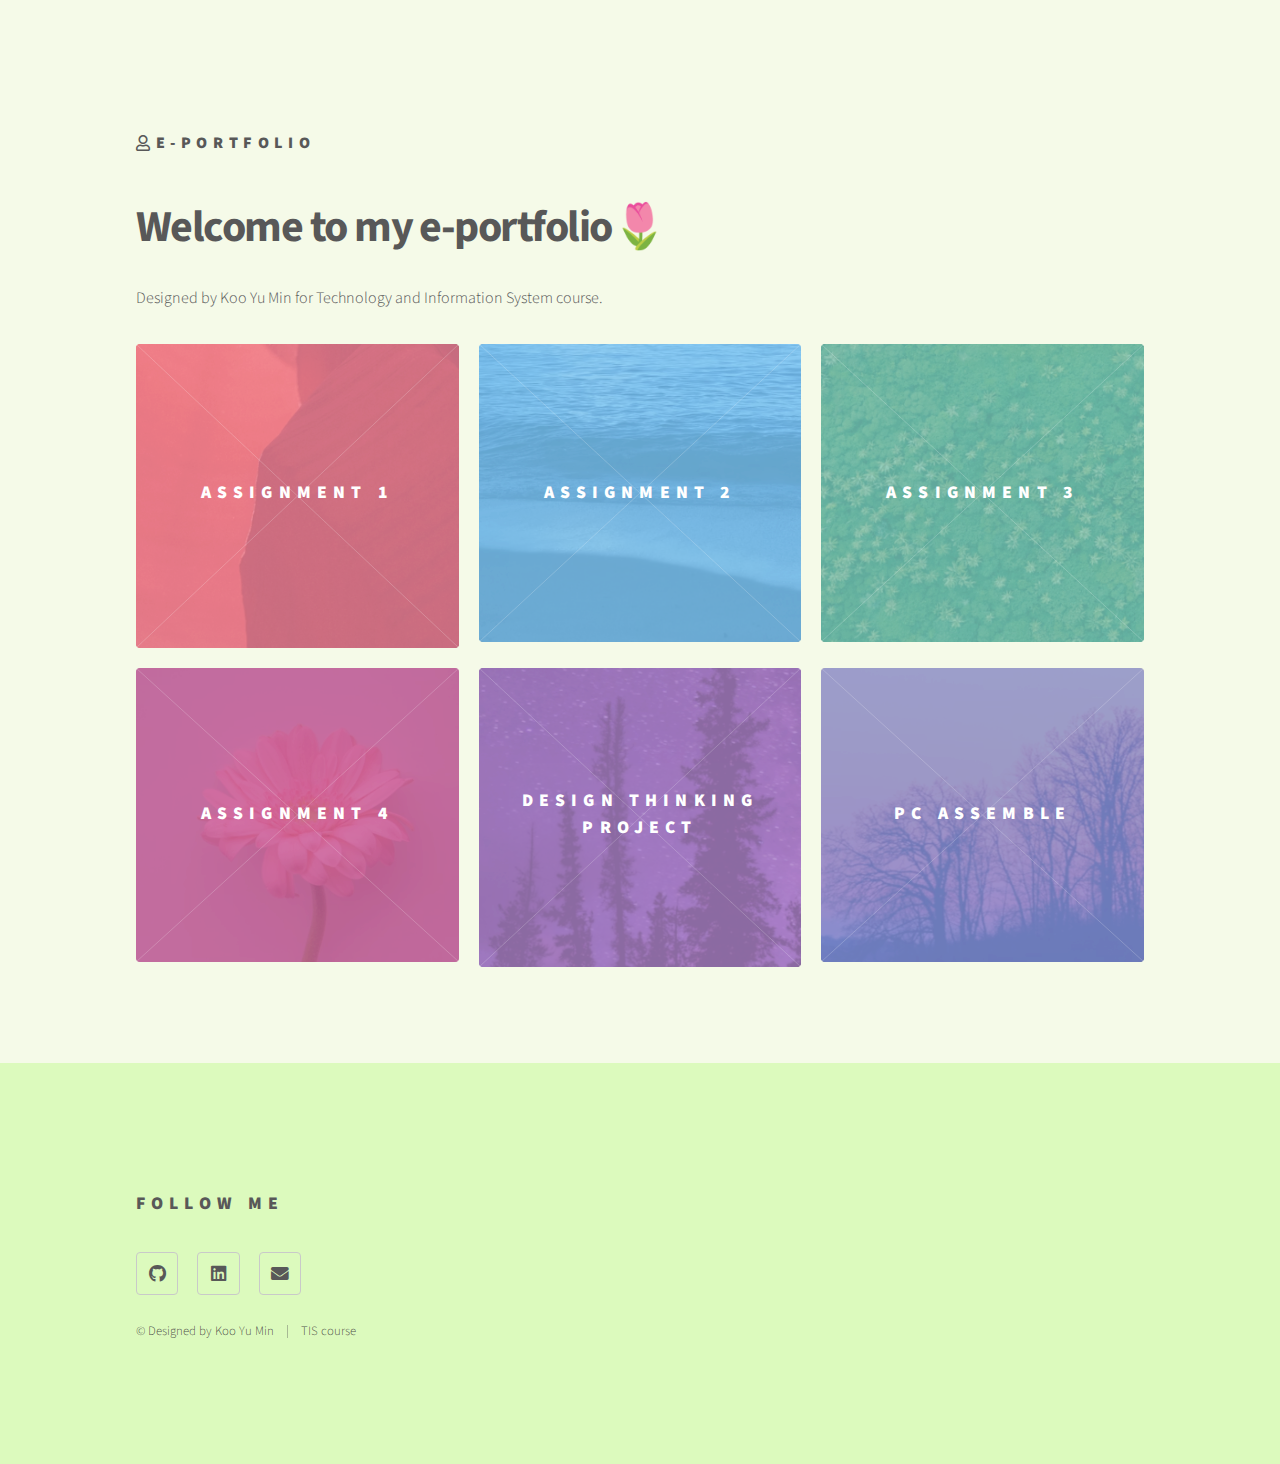
<file: index.html>
<!DOCTYPE HTML>
<!--
	Phantom by HTML5 UP
	html5up.net | @ajlkn
	Free for personal and commercial use under the CCA 3.0 license (html5up.net/license)
-->
<html>
	<head>
		<title>Phantom by HTML5 UP</title>
		<meta charset="utf-8" />
		<meta name="viewport" content="width=device-width, initial-scale=1, user-scalable=no" />
		<link rel="stylesheet" href="assets/css/main.css" />
		<noscript><link rel="stylesheet" href="assets/css/noscript.css" /></noscript>
	</head>
	<body class="is-preload">
		<!-- Wrapper -->
			<div id="wrapper">

				<!-- Header -->
					<header id="header">
						<div class="inner">

							<!-- Logo -->
								<a href="index.html" class="logo">
									<span class="icon fa-user"></span><span class="title">e-portfolio</span>
								</a>

							
						</div>
					</header>

				

				<!-- Main -->
					<div id="main">
						<div class="inner">
							<header>
								<h1>Welcome to my e-portfolio🌷</h1>
								<p>Designed by Koo Yu Min for Technology and Information System course.</p>
							</header>
							<section class="tiles">
								<article class="style1">
									<span class="image">
										<img src="images/pic1.png" alt="" />
									</span>
									<a href="assig1.html">
										<h2>Assignment 1</h2>
										<div class="content">
											<p>Industrial Visit 1 - UTMdigital visit</p>
										</div>
									</a>
								</article>
								<article class="style2">
									<span class="image">
										<img src="images/pic2.png" alt="" />
									</span>
									<a href="assig2.html">
										<h2>Assignment 2</h2>
										<div class="content">
											<p>Industrial Talk 1 - PPG</p>
										</div>
									</a>
								</article>
								<article class="style3">
									<span class="image">
										<img src="images/pic.png" alt="" />
									</span>
									<a href="assig3.html">
										<h2>Assignment 3</h2>
										<div class="content">
											<p>Industrial Talk 2 - Project Management and System Development</p>
										</div>
									</a>
								</article>
								<article class="style4">
									<span class="image">
										<img src="images/pic3.png" alt="" />
									</span>
									<a href="assig4.html">
										<h2>Assignment 4</h2>
										<div class="content">
											<p>Industrial Visit 2 - Johor Port Berhad, Pasir Gudang </p>
										</div>
									</a>
								</article>
								<article class="style5">
									<span class="image">
										<img src="images/pic4.png" alt="" />
									</span>
									<a href="project.html">
										<h2>Design Thinking Project</h2>
										<div class="content">
											<p>Bus Tracking System</p>
										</div>
									</a>
								</article>
								<article class="style6">
									<span class="image">
										<img src="images/pic5.png" alt="" />
									</span>
									<a href="pc.html">
										<h2>PC Assemble</h2>
										<div class="content">
											<p>Lab and Quiz</p>
										</div>
									</a>
								</article>
								
								
								
							</section>
						</div>
					</div>

				<!-- Footer -->
					<footer id="footer">
						<div class="inner">
						
								
							<section>
								<h2>Follow Me</h2>
								<ul class="icons">
									
									<li><a href="#" class="icon brands style2 fa-github"><span class="label">Phone</span></a></li>
						
									<li><a href="#" class="icon brands style2 fa-linkedin"><span class="label">Phone</span></a></li>
									<li><a href="#" class="icon solid style2 fa-envelope"><span class="label">Email</span></a></li>
								</ul>
							</section>
							<ul class="copyright">
								<li>&copy; Designed by Koo Yu Min</li><li>TIS course</li>
							</ul>
						</div>
					</footer>

			</div>

		<!-- Scripts -->
			<script src="assets/js/jquery.min.js"></script>
			<script src="assets/js/browser.min.js"></script>
			<script src="assets/js/breakpoints.min.js"></script>
			<script src="assets/js/util.js"></script>
			<script src="assets/js/main.js"></script>

	</body>
</html>
</file>
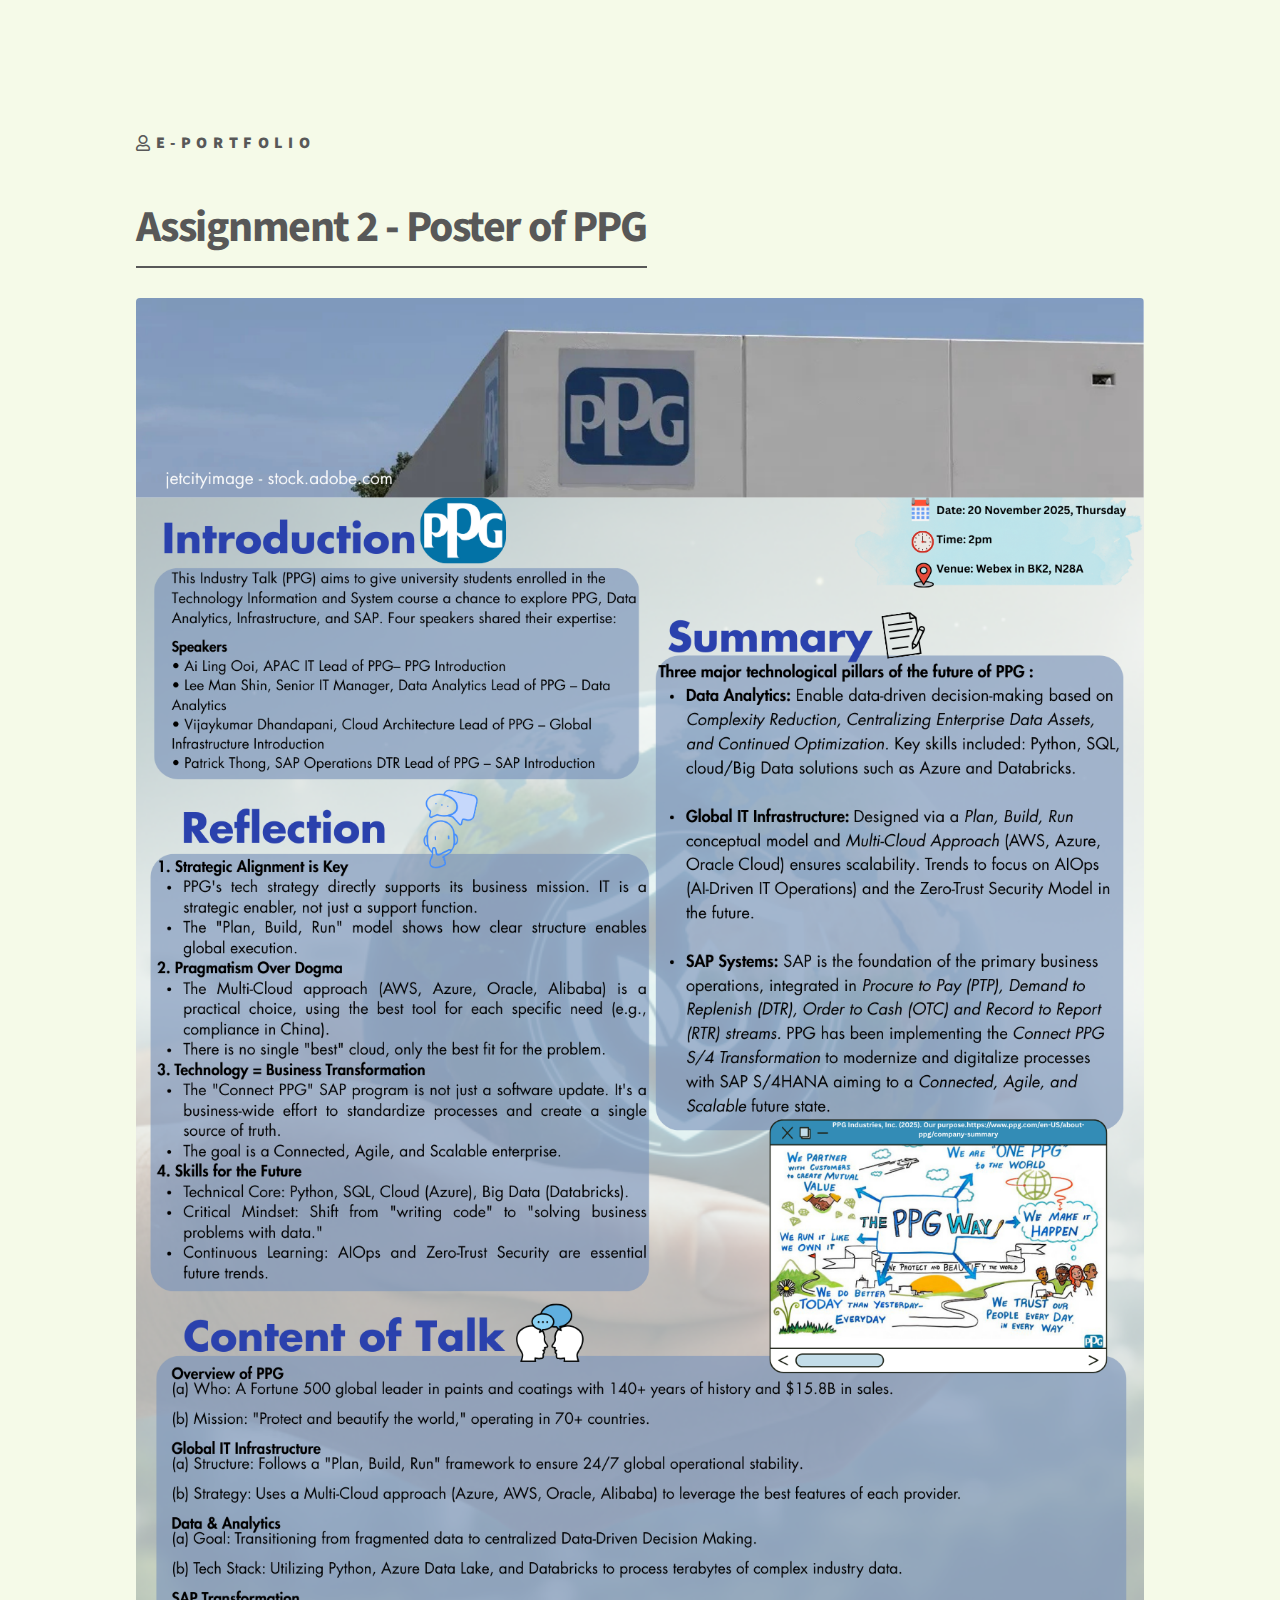
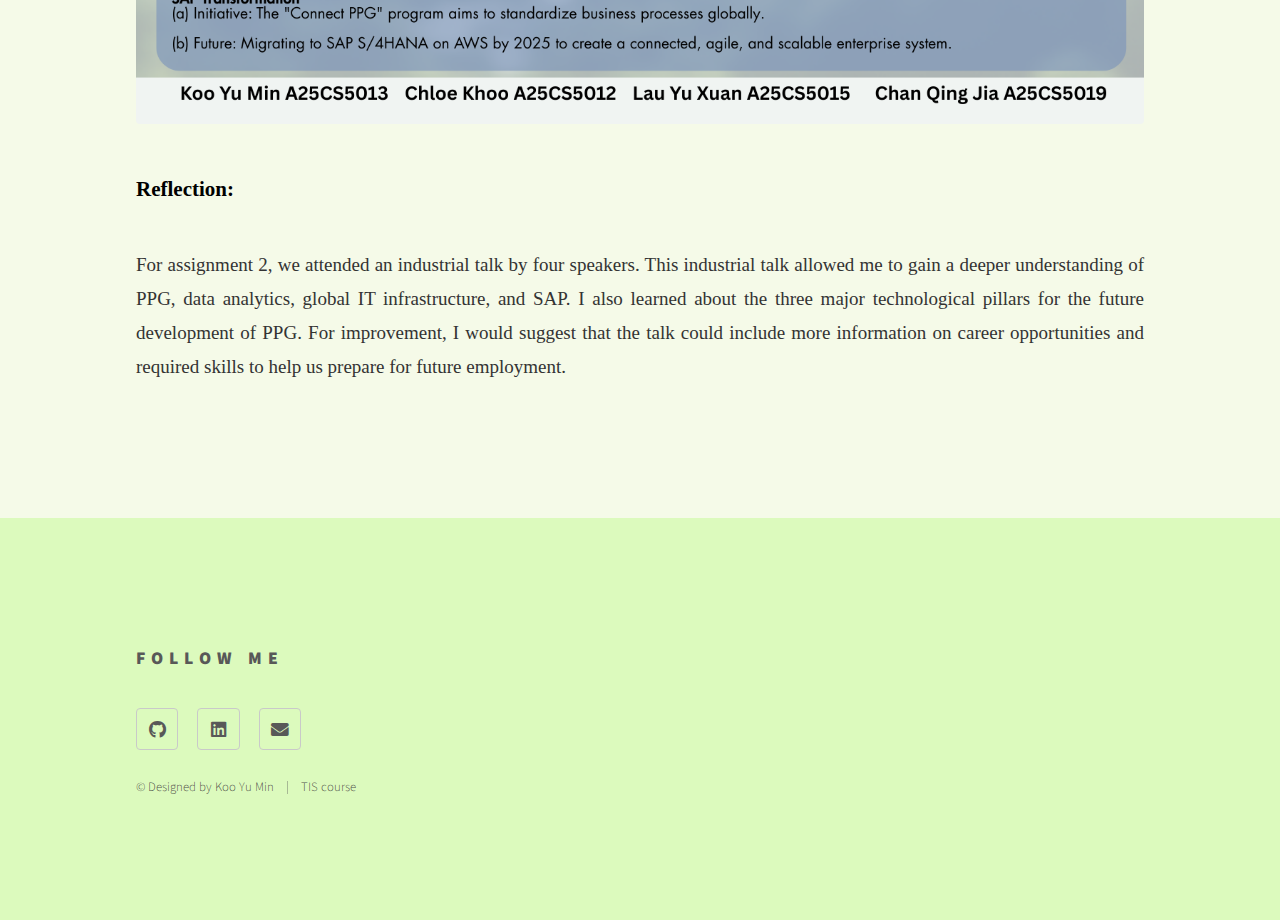
<file: assig2.html>
<!DOCTYPE HTML>
<!--
	Phantom by HTML5 UP
	html5up.net | @ajlkn
	Free for personal and commercial use under the CCA 3.0 license (html5up.net/license)
-->
<html>
	<head>
		<title>Generic - Phantom by HTML5 UP</title>
		<meta charset="utf-8" />
		<meta name="viewport" content="width=device-width, initial-scale=1, user-scalable=no" />
		<link rel="stylesheet" href="assets/css/main.css" />
		<noscript><link rel="stylesheet" href="assets/css/noscript.css" /></noscript>
	</head>
	<body class="is-preload">
		<!-- Wrapper -->
			<div id="wrapper">

				<!-- Header -->
					<header id="header">
						<div class="inner">

							<!-- Logo -->
								<a href="index.html" class="logo">
									<span class="icon fa-user"></span><span class="title">e-portfolio</span>
								</a>

							
						</div>
					</header>

				<!-- Main -->
					<div id="main">
						<div class="inner">
							<h1 style="border-bottom: 2px solid #585858; padding-bottom: 10px; display: inline-block; margin-bottom: 30px;">
    						Assignment 2 - Poster of PPG
							</h1>
							
							<span class="image main"><img src="images/poster.png" alt="" /></span>
							
    						<h2 style="font-family: 'Times New Roman', Times, serif; font-size: 21px;font-weight: bold; letter-spacing: 0; text-transform: none; color: #000; margin-top: 50px;">
        						Reflection:
    						</h2>

    						<p style="font-family: 'Times New Roman', Times, serif; font-size: 19px; line-height: 1.8; color: #333; text-align: justify;">
        						For assignment 2, we attended an industrial talk by four speakers. This industrial talk allowed me to gain a deeper understanding of PPG, data analytics, global IT infrastructure, and SAP. I also learned about the three major technological pillars for the future development of PPG. For improvement, I would suggest that the talk could include more information on career opportunities and required skills to help us prepare for future employment.
    						</p>
						
					</div> 
					</div>

				<!-- Footer -->
					<footer id="footer">
						<div class="inner">
						
								
							<section>
								<h2>Follow Me</h2>
								<ul class="icons">
									
									<li><a href="#" class="icon brands style2 fa-github"><span class="label">Phone</span></a></li>
						
									<li><a href="#" class="icon brands style2 fa-linkedin"><span class="label">Phone</span></a></li>
									<li><a href="#" class="icon solid style2 fa-envelope"><span class="label">Email</span></a></li>
								</ul>
							</section>
							<ul class="copyright">
								<li>&copy; Designed by Koo Yu Min</li><li>TIS course</li>
							</ul>
						</div>
					</footer>

			</div>

		<!-- Scripts -->
			<script src="assets/js/jquery.min.js"></script>
			<script src="assets/js/browser.min.js"></script>
			<script src="assets/js/breakpoints.min.js"></script>
			<script src="assets/js/util.js"></script>
			<script src="assets/js/main.js"></script>

	</body>
</html>
</file>
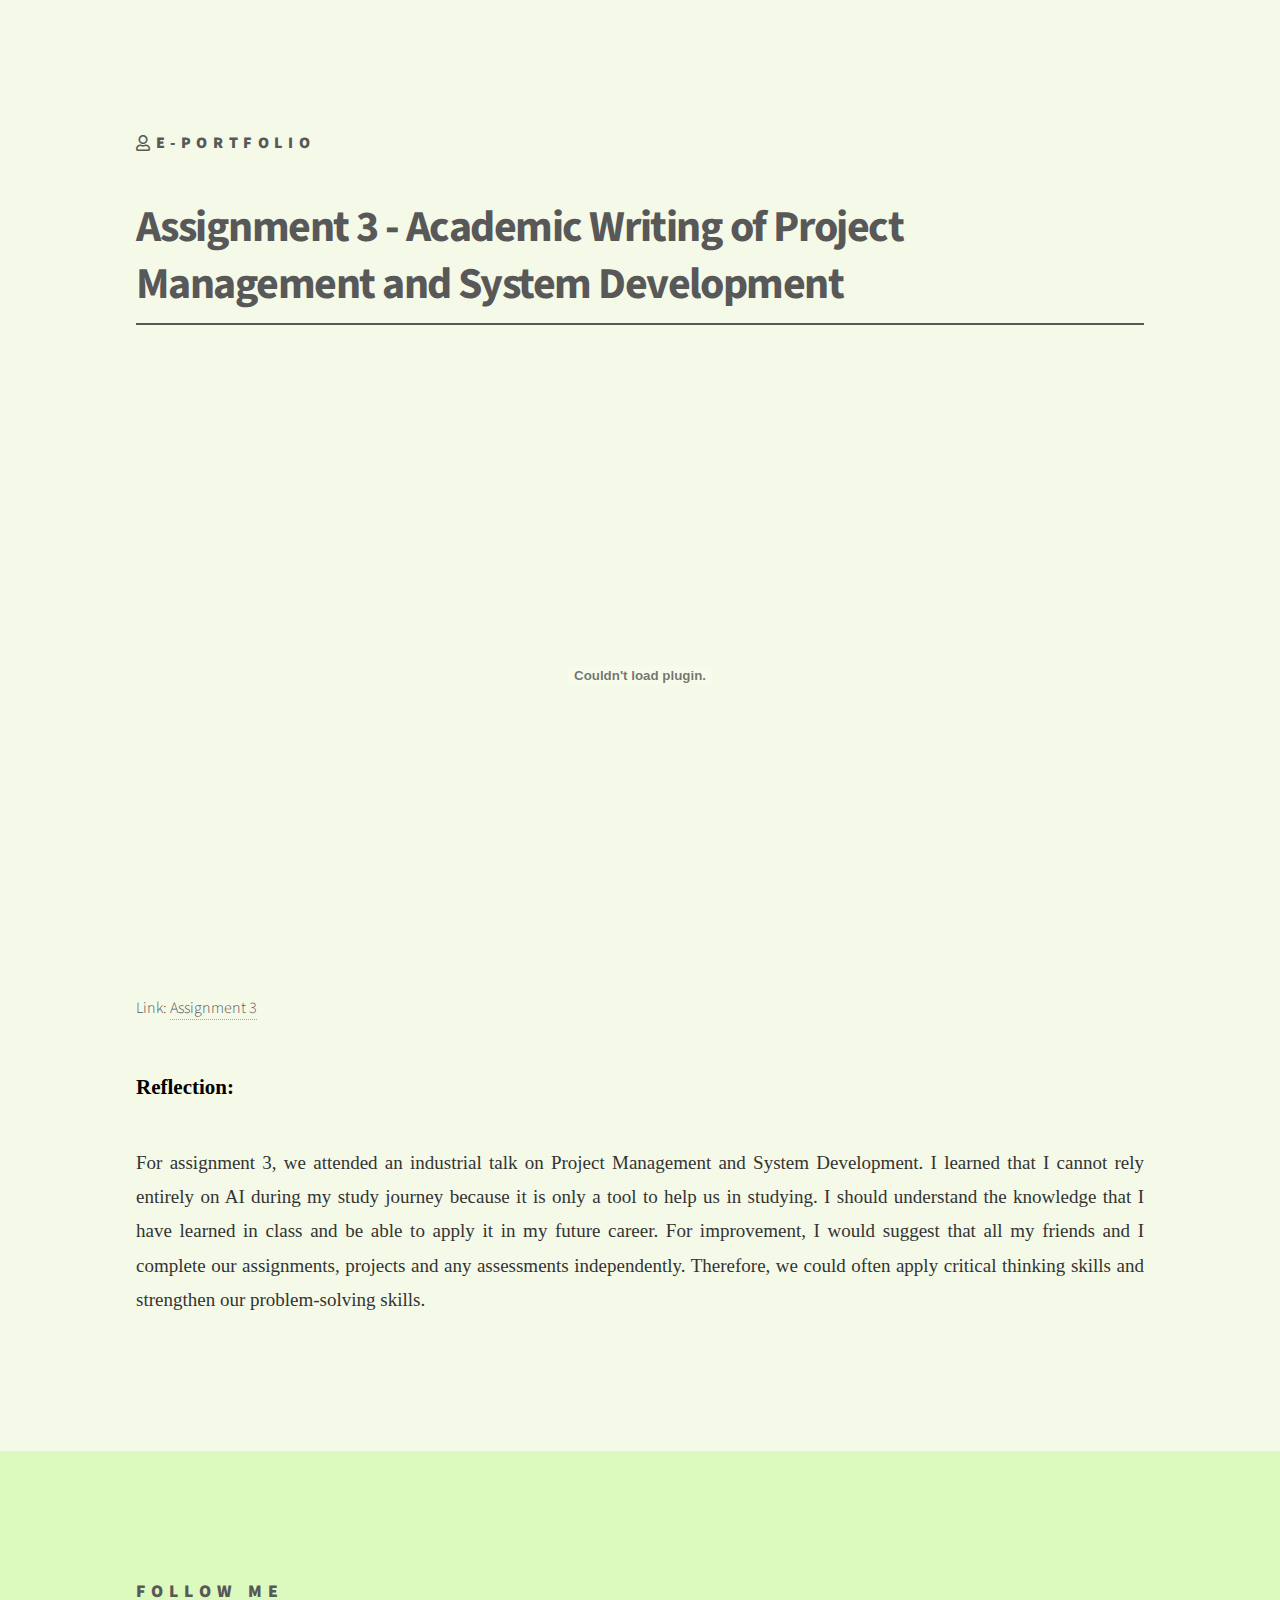
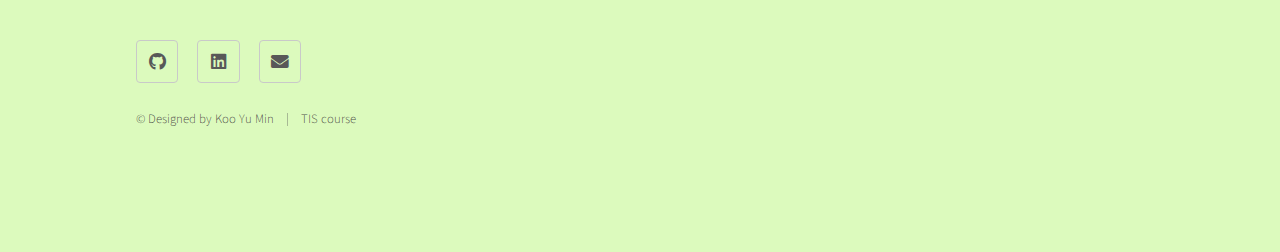
<file: assig3.html>
<!DOCTYPE HTML>
<!--
	Phantom by HTML5 UP
	html5up.net | @ajlkn
	Free for personal and commercial use under the CCA 3.0 license (html5up.net/license)
-->
<html>
	<head>
		<title>Generic - Phantom by HTML5 UP</title>
		<meta charset="utf-8" />
		<meta name="viewport" content="width=device-width, initial-scale=1, user-scalable=no" />
		<link rel="stylesheet" href="assets/css/main.css" />
		<noscript><link rel="stylesheet" href="assets/css/noscript.css" /></noscript>
	</head>
	<body class="is-preload">
		<!-- Wrapper -->
			<div id="wrapper">

				<!-- Header -->
					<header id="header">
						<div class="inner">

							<!-- Logo -->
								<a href="index.html" class="logo">
									<span class="icon fa-user"></span><span class="title">e-portfolio</span>
								</a>

							
						</div>
					</header>

				<!-- Main -->
					<div id="main">
						<div class="inner">
                            <h1 style="border-bottom: 2px solid #585858; padding-bottom: 10px; display: inline-block; margin-bottom: 30px;">
    						Assignment 3 - Academic Writing of Project Management and System Development
							</h1>
							
							<div style="margin: 20px 0;">
                                
                                <embed src="Assignment3.pdf" type="application/pdf" width="100%" height="600px" />
    
                                <p style="margin-top: 10px;">
                                Link: <a href="Assignment3.pdf" target="_blank">Assignment 3</a>
                                </p>
                            </div>

							<h2 style="font-family: 'Times New Roman', Times, serif; font-size: 21px;font-weight: bold; letter-spacing: 0; text-transform: none; color: #000; margin-top: 50px;">
        						Reflection:
    						</h2>

    						<p style="font-family: 'Times New Roman', Times, serif; font-size: 19px; line-height: 1.8; color: #333; text-align: justify;">
        						For assignment 3, we attended an industrial talk on Project Management and System Development. I learned that I cannot rely entirely on AI during my study journey because it is only a tool to help us in studying. I should understand the knowledge that I have learned in class and be able to apply it in my future career.  For improvement, I would suggest that all my friends and I complete our assignments, projects and any assessments independently. Therefore, we could often apply critical thinking skills and strengthen our problem-solving skills.
    						</p>
						
					</div> 
					</div>
				<!-- Footer -->
					<footer id="footer">
						<div class="inner">
						
								
							<section>
								<h2>Follow Me</h2>
								<ul class="icons">
									
									<li><a href="#" class="icon brands style2 fa-github"><span class="label">Phone</span></a></li>
						
									<li><a href="#" class="icon brands style2 fa-linkedin"><span class="label">Phone</span></a></li>
									<li><a href="#" class="icon solid style2 fa-envelope"><span class="label">Email</span></a></li>
								</ul>
							</section>
							<ul class="copyright">
								<li>&copy; Designed by Koo Yu Min</li><li>TIS course</li>
							</ul>
						</div>
					</footer>

			</div>

		<!-- Scripts -->
			<script src="assets/js/jquery.min.js"></script>
			<script src="assets/js/browser.min.js"></script>
			<script src="assets/js/breakpoints.min.js"></script>
			<script src="assets/js/util.js"></script>
			<script src="assets/js/main.js"></script>

	</body>
</html>
</file>
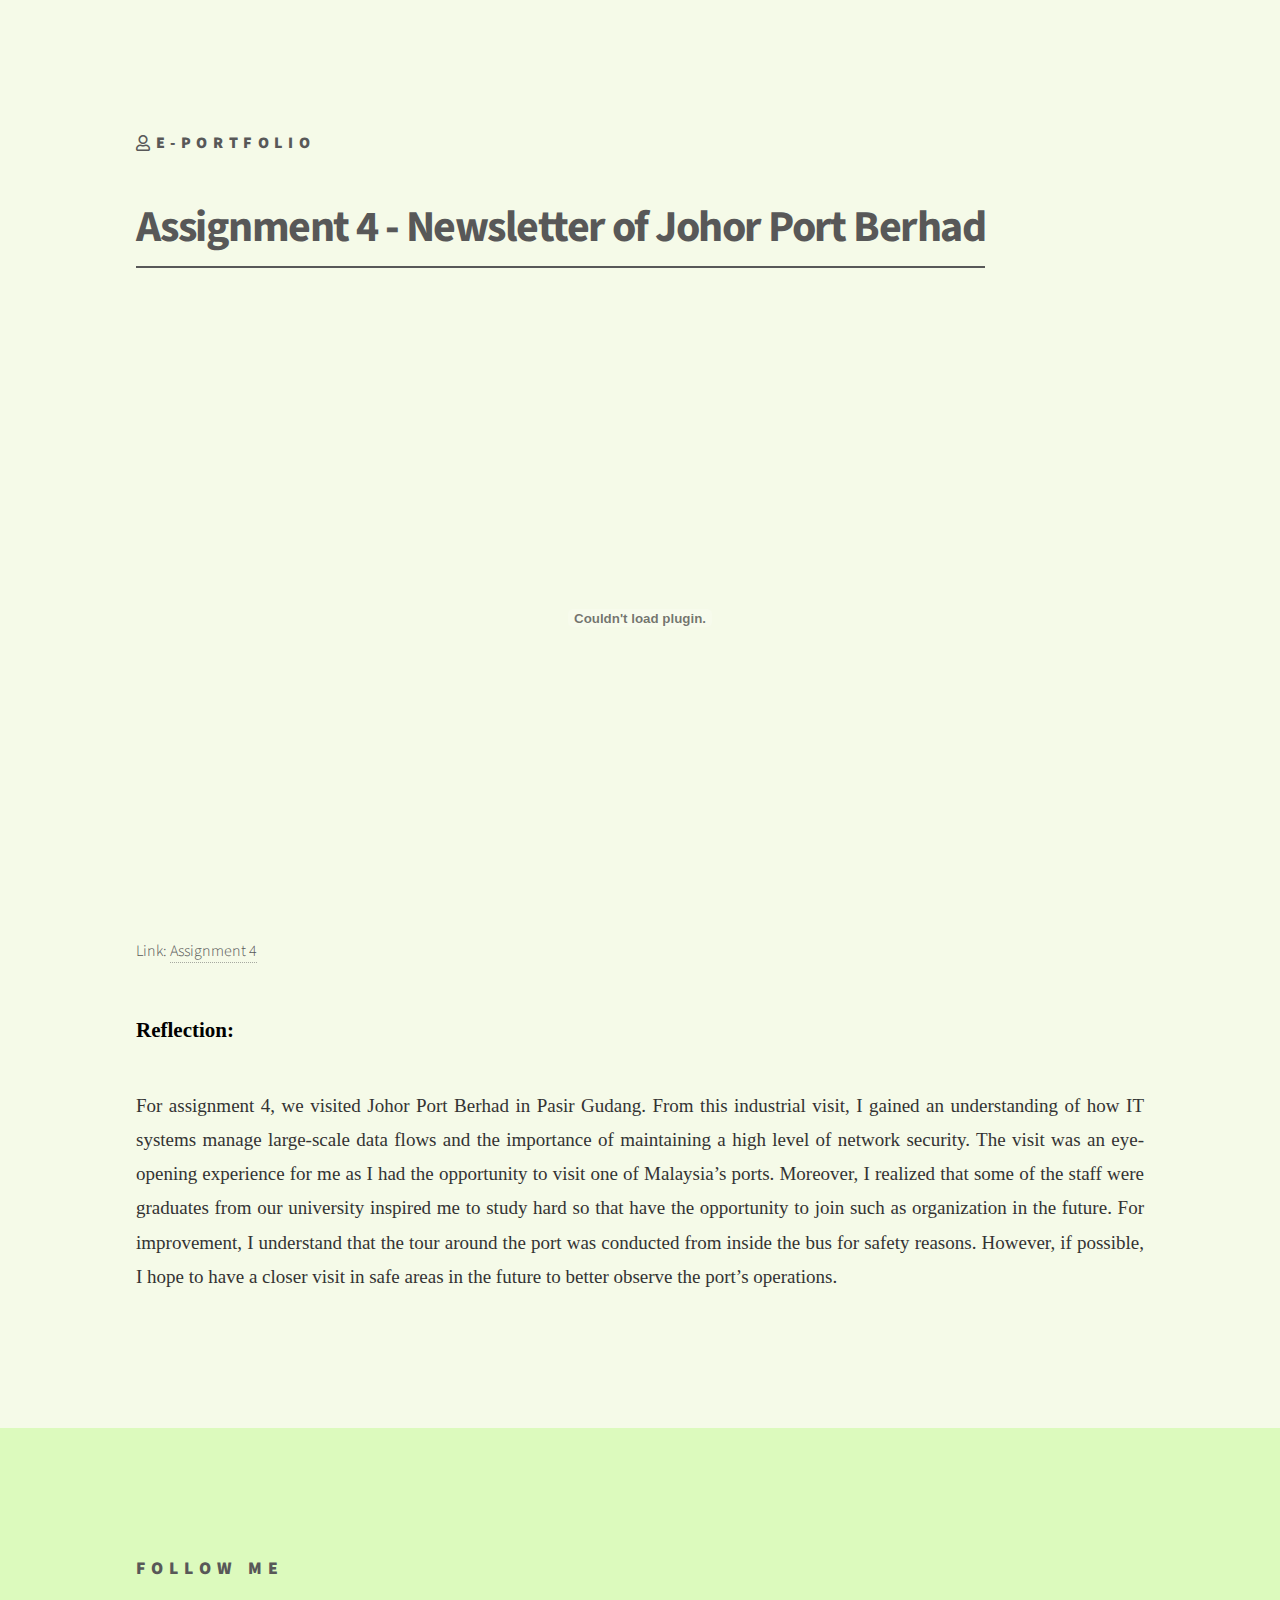
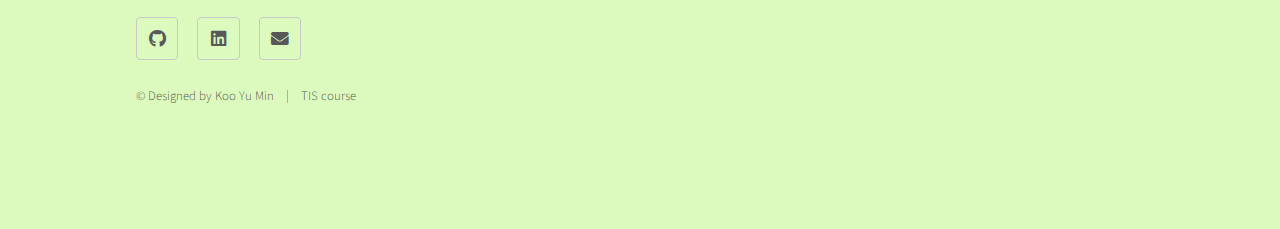
<file: assig4.html>
<!DOCTYPE HTML>
<!--
	Phantom by HTML5 UP
	html5up.net | @ajlkn
	Free for personal and commercial use under the CCA 3.0 license (html5up.net/license)
-->
<html>
	<head>
		<title>Generic - Phantom by HTML5 UP</title>
		<meta charset="utf-8" />
		<meta name="viewport" content="width=device-width, initial-scale=1, user-scalable=no" />
		<link rel="stylesheet" href="assets/css/main.css" />
		<noscript><link rel="stylesheet" href="assets/css/noscript.css" /></noscript>
	</head>
	<body class="is-preload">
		<!-- Wrapper -->
			<div id="wrapper">

				<!-- Header -->
					<header id="header">
						<div class="inner">

							<!-- Logo -->
								<a href="index.html" class="logo">
									<span class="icon fa-user"></span><span class="title">e-portfolio</span>
								</a>

							
						</div>
					</header>

				<!-- Main -->
					<div id="main">
						<div class="inner">
                            <h1 style="border-bottom: 2px solid #585858; padding-bottom: 10px; display: inline-block; margin-bottom: 30px;">
    						Assignment 4 - Newsletter of Johor Port Berhad
							</h1>
							
							<div style="margin: 20px 0;">
                                
                                <embed src="NEWSLETTER.pdf" type="application/pdf" width="100%" height="600px" />
    
                                <p style="margin-top: 10px;">
                                Link: <a href="NEWSLETTER.pdf" target="_blank">Assignment 4</a>
                                </p>
                            </div>

							<h2 style="font-family: 'Times New Roman', Times, serif; font-size: 21px;font-weight: bold; letter-spacing: 0; text-transform: none; color: #000; margin-top: 50px;">
        						Reflection:
    						</h2>

    						<p style="font-family: 'Times New Roman', Times, serif; font-size: 19px; line-height: 1.8; color: #333; text-align: justify;">
        						For assignment 4, we visited Johor Port Berhad in Pasir Gudang. From this industrial visit, I gained an understanding of how IT systems manage large-scale data flows and the importance of maintaining a high level of network security. The visit was an eye-opening experience for me as I had the opportunity to visit one of Malaysia’s ports. Moreover, I realized that some of the staff were graduates from our university inspired me to study hard so that have the opportunity to join such as organization in the future. For improvement, I understand that the tour around the port was conducted from inside the bus for safety reasons. However, if possible, I hope to have a closer visit in safe areas in the future to better observe the port’s operations.
    						</p>
						
					</div> 
					</div>
				<!-- Footer -->
					<footer id="footer">
						<div class="inner">
						
								
							<section>
								<h2>Follow Me</h2>
								<ul class="icons">
									
									<li><a href="#" class="icon brands style2 fa-github"><span class="label">Phone</span></a></li>
						
									<li><a href="#" class="icon brands style2 fa-linkedin"><span class="label">Phone</span></a></li>
									<li><a href="#" class="icon solid style2 fa-envelope"><span class="label">Email</span></a></li>
								</ul>
							</section>
							<ul class="copyright">
								<li>&copy; Designed by Koo Yu Min</li><li>TIS course</li>
							</ul>
						</div>
					</footer>

			</div>

		<!-- Scripts -->
			<script src="assets/js/jquery.min.js"></script>
			<script src="assets/js/browser.min.js"></script>
			<script src="assets/js/breakpoints.min.js"></script>
			<script src="assets/js/util.js"></script>
			<script src="assets/js/main.js"></script>

	</body>
</html>
</file>
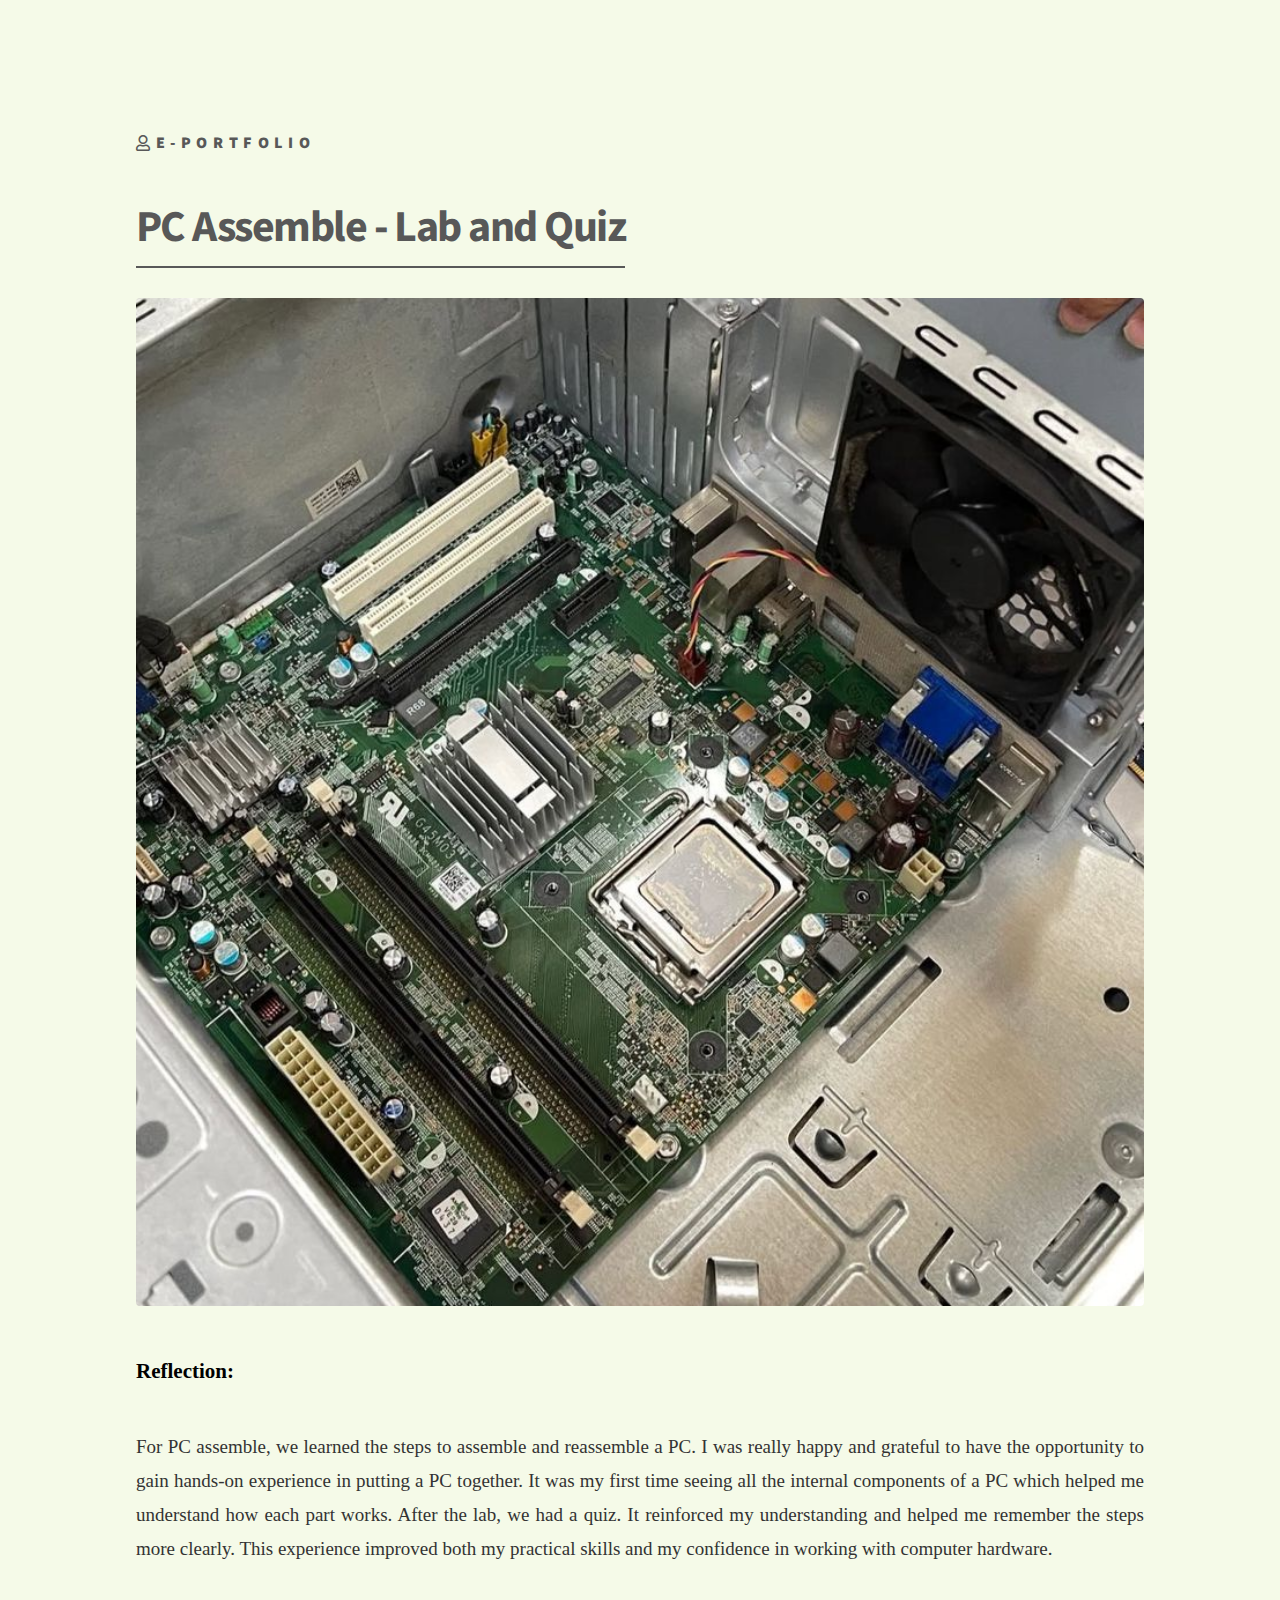
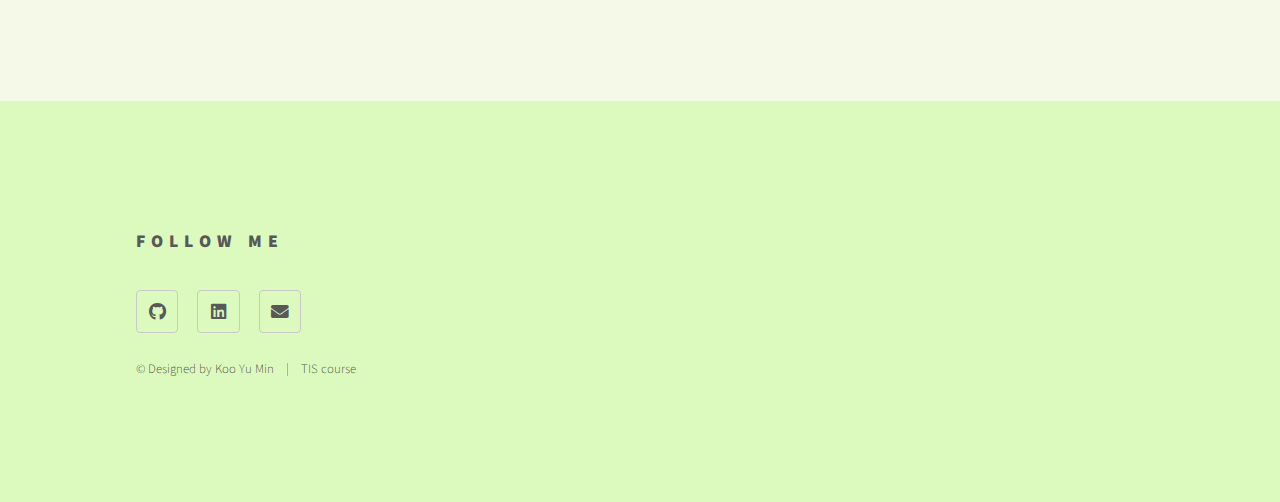
<file: pc.html>
<!DOCTYPE HTML>
<!--
	Phantom by HTML5 UP
	html5up.net | @ajlkn
	Free for personal and commercial use under the CCA 3.0 license (html5up.net/license)
-->
<html>
	<head>
		<title>Generic - Phantom by HTML5 UP</title>
		<meta charset="utf-8" />
		<meta name="viewport" content="width=device-width, initial-scale=1, user-scalable=no" />
		<link rel="stylesheet" href="assets/css/main.css" />
		<noscript><link rel="stylesheet" href="assets/css/noscript.css" /></noscript>
	</head>
	<body class="is-preload">
		<!-- Wrapper -->
			<div id="wrapper">

				<!-- Header -->
					<header id="header">
						<div class="inner">

							<!-- Logo -->
								<a href="index.html" class="logo">
									<span class="icon fa-user"></span><span class="title">e-portfolio</span>
								</a>

							
						</div>
					</header>

				<!-- Main -->
					<div id="main">
						<div class="inner">
							<h1 style="border-bottom: 2px solid #585858; padding-bottom: 10px; display: inline-block; margin-bottom: 30px;">
    						PC Assemble - Lab and Quiz
							</h1>
							
							<span class="image main"><img src="images/pc1.png" alt="" /></span>
							
    						<h2 style="font-family: 'Times New Roman', Times, serif; font-size: 21px;font-weight: bold; letter-spacing: 0; text-transform: none; color: #000; margin-top: 50px;">
        						Reflection:
    						</h2>

    						<p style="font-family: 'Times New Roman', Times, serif; font-size: 19px; line-height: 1.8; color: #333; text-align: justify;">
        						For PC assemble, we learned the steps to assemble and reassemble a PC. I was really happy and grateful to have the opportunity to gain hands-on experience in putting a PC together. It was my first time seeing all the internal components of a PC which helped me understand how each part works. After the lab, we had a quiz. It reinforced my understanding and helped me remember the steps more clearly. This experience improved both my practical skills and my confidence in working with computer hardware.
    						</p>
						
					</div> 
					</div>

				<!-- Footer -->
					<footer id="footer">
						<div class="inner">
						
								
							<section>
								<h2>Follow Me</h2>
								<ul class="icons">
									
									<li><a href="#" class="icon brands style2 fa-github"><span class="label">Phone</span></a></li>
						
									<li><a href="#" class="icon brands style2 fa-linkedin"><span class="label">Phone</span></a></li>
									<li><a href="#" class="icon solid style2 fa-envelope"><span class="label">Email</span></a></li>
								</ul>
							</section>
							<ul class="copyright">
								<li>&copy; Designed by Koo Yu Min</li><li>TIS course</li>
							</ul>
						</div>
					</footer>

			</div>

		<!-- Scripts -->
			<script src="assets/js/jquery.min.js"></script>
			<script src="assets/js/browser.min.js"></script>
			<script src="assets/js/breakpoints.min.js"></script>
			<script src="assets/js/util.js"></script>
			<script src="assets/js/main.js"></script>

	</body>
</html>
</file>
<file: assets/css/noscript.css>
/*
	Phantom by HTML5 UP
	html5up.net | @ajlkn
	Free for personal and commercial use under the CCA 3.0 license (html5up.net/license)
*/

/* Tiles */

	body.is-preload .tiles article {
		-moz-transform: none;
		-webkit-transform: none;
		-ms-transform: none;
		transform: none;
		opacity: 1;
	}
</file>
<file: assets/css/main.css>
@import url(fontawesome-all.min.css);
@import url("https://fonts.googleapis.com/css?family=Source+Sans+Pro:300,700,900");

/*
	Phantom by HTML5 UP
	html5up.net | @ajlkn
	Free for personal and commercial use under the CCA 3.0 license (html5up.net/license)
*/

html, body, div, span, applet, object,
iframe, h1, h2, h3, h4, h5, h6, p, blockquote,
pre, a, abbr, acronym, address, big, cite,
code, del, dfn, em, img, ins, kbd, q, s, samp,
small, strike, strong, sub, sup, tt, var, b,
u, i, center, dl, dt, dd, ol, ul, li, fieldset,
form, label, legend, table, caption, tbody,
tfoot, thead, tr, th, td, article, aside,
canvas, details, embed, figure, figcaption,
footer, header, hgroup, menu, nav, output, ruby,
section, summary, time, mark, audio, video {
	margin: 0;
	padding: 0;
	border: 0;
	font-size: 100%;
	font: inherit;
	vertical-align: baseline;}

article, aside, details, figcaption, figure,
footer, header, hgroup, menu, nav, section {
	display: block;}

body {
	line-height: 1;
}

ol, ul {
	list-style: none;
}

blockquote, q {
	quotes: none;
}

	blockquote:before, blockquote:after, q:before, q:after {
		content: '';
		content: none;
	}

table {
	border-collapse: collapse;
	border-spacing: 0;
}

body {
	-webkit-text-size-adjust: none;
}

mark {
	background-color: transparent;
	color: inherit;
}

input::-moz-focus-inner {
	border: 0;
	padding: 0;
}

input, select, textarea {
	-moz-appearance: none;
	-webkit-appearance: none;
	-ms-appearance: none;
	appearance: none;
}

/* Basic */

	@-ms-viewport {
		width: device-width;
	}

	body {
		-ms-overflow-style: scrollbar;
	}

	@media screen and (max-width: 480px) {

		html, body {
			min-width: 320px;
		}

	}

	html {
		box-sizing: border-box;
	}

	*, *:before, *:after {
		box-sizing: inherit;
	}

	body {
		background: #f5fae8;
	}

		body.is-preload *, body.is-preload *:before, body.is-preload *:after {
			-moz-animation: none !important;
			-webkit-animation: none !important;
			-ms-animation: none !important;
			animation: none !important;
			-moz-transition: none !important;
			-webkit-transition: none !important;
			-ms-transition: none !important;
			transition: none !important;
		}

/* Type */

	body, input, select, textarea {
		color: #585858;
		font-family: "Source Sans Pro", Helvetica, sans-serif;
		font-size: 16pt;
		font-weight: 300;
		line-height: 1.75;
	}

		@media screen and (max-width: 1680px) {

			body, input, select, textarea {
				font-size: 14pt;
			}

		}

		@media screen and (max-width: 1280px) {

			body, input, select, textarea {
				font-size: 12pt;
			}

		}

	a {
		-moz-transition: border-bottom-color 0.2s ease, color 0.2s ease;
		-webkit-transition: border-bottom-color 0.2s ease, color 0.2s ease;
		-ms-transition: border-bottom-color 0.2s ease, color 0.2s ease;
		transition: border-bottom-color 0.2s ease, color 0.2s ease;
		text-decoration: none;
		color: #585858;
		border-bottom: dotted 1px rgba(88, 88, 88, 0.5);
	}

		a:hover {
			border-bottom-color: transparent;
			color: #f2849e !important;
		}

	strong, b {
		font-weight: 900;
	}

	em, i {
		font-style: italic;
	}

	p {
		margin: 0 0 2em 0;
	}

	h1 {
		font-size: 2.75em;
		font-weight: 700;
		line-height: 1.3;
		margin: 0 0 1em 0;
		letter-spacing: -0.035em;
	}

		h1 a {
			color: inherit;
		}

		@media screen and (max-width: 736px) {

			h1 {
				font-size: 2em;
				margin: 0 0 1em 0;
			}

		}

		@media screen and (max-width: 360px) {

			h1 {
				font-size: 1.75em;
			}

		}

	h2, h3, h4, h5, h6 {
		font-weight: 900;
		line-height: 1.5;
		margin: 0 0 2em 0;
		text-transform: uppercase;
		letter-spacing: 0.35em;
	}

		h2 a, h3 a, h4 a, h5 a, h6 a {
			color: inherit;
		}

	h2 {
		font-size: 1.1em;
	}

	h3 {
		font-size: 1em;
	}

	h4 {
		font-size: 0.8em;
	}

	h5 {
		font-size: 0.8em;
	}

	h6 {
		font-size: 0.8em;
	}

	@media screen and (max-width: 980px) {

		h1 br, h2 br, h3 br, h4 br, h5 br, h6 br {
			display: none;
		}

	}

	@media screen and (max-width: 736px) {

		h2 {
			font-size: 1em;
		}

		h3 {
			font-size: 0.8em;
		}

	}

	sub {
		font-size: 0.8em;
		position: relative;
		top: 0.5em;
	}

	sup {
		font-size: 0.8em;
		position: relative;
		top: -0.5em;
	}

	blockquote {
		border-left: solid 4px #c9c9c9;
		font-style: italic;
		margin: 0 0 2em 0;
		padding: 0.5em 0 0.5em 2em;
	}

	code {
		background: rgba(144, 144, 144, 0.075);
		border-radius: 4px;
		border: solid 1px #c9c9c9;
		font-family: "Courier New", monospace;
		font-size: 0.9em;
		margin: 0 0.25em;
		padding: 0.25em 0.65em;
	}

	pre {
		-webkit-overflow-scrolling: touch;
		font-family: "Courier New", monospace;
		font-size: 0.9em;
		margin: 0 0 2em 0;
	}

		pre code {
			display: block;
			line-height: 1.75;
			padding: 1em 1.5em;
			overflow-x: auto;
		}

	hr {
		border: 0;
		border-bottom: solid 1px #c9c9c9;
		margin: 2em 0;
	}

		hr.major {
			margin: 3em 0;
		}

	.align-left {
		text-align: left;
	}

	.align-center {
		text-align: center;
	}

	.align-right {
		text-align: right;
	}

/* Row */

	.row {
		display: flex;
		flex-wrap: wrap;
		box-sizing: border-box;
		align-items: stretch;
	}

		.row > * {
			box-sizing: border-box;
		}

		.row.gtr-uniform > * > :last-child {
			margin-bottom: 0;
		}

		.row.aln-left {
			justify-content: flex-start;
		}

		.row.aln-center {
			justify-content: center;
		}

		.row.aln-right {
			justify-content: flex-end;
		}

		.row.aln-top {
			align-items: flex-start;
		}

		.row.aln-middle {
			align-items: center;
		}

		.row.aln-bottom {
			align-items: flex-end;
		}

		.row > .imp {
			order: -1;
		}

		.row > .col-1 {
			width: 8.33333%;
		}

		.row > .off-1 {
			margin-left: 8.33333%;
		}

		.row > .col-2 {
			width: 16.66667%;
		}

		.row > .off-2 {
			margin-left: 16.66667%;
		}

		.row > .col-3 {
			width: 25%;
		}

		.row > .off-3 {
			margin-left: 25%;
		}

		.row > .col-4 {
			width: 33.33333%;
		}

		.row > .off-4 {
			margin-left: 33.33333%;
		}

		.row > .col-5 {
			width: 41.66667%;
		}

		.row > .off-5 {
			margin-left: 41.66667%;
		}

		.row > .col-6 {
			width: 50%;
		}

		.row > .off-6 {
			margin-left: 50%;
		}

		.row > .col-7 {
			width: 58.33333%;
		}

		.row > .off-7 {
			margin-left: 58.33333%;
		}

		.row > .col-8 {
			width: 66.66667%;
		}

		.row > .off-8 {
			margin-left: 66.66667%;
		}

		.row > .col-9 {
			width: 75%;
		}

		.row > .off-9 {
			margin-left: 75%;
		}

		.row > .col-10 {
			width: 83.33333%;
		}

		.row > .off-10 {
			margin-left: 83.33333%;
		}

		.row > .col-11 {
			width: 91.66667%;
		}

		.row > .off-11 {
			margin-left: 91.66667%;
		}

		.row > .col-12 {
			width: 100%;
		}

		.row > .off-12 {
			margin-left: 100%;
		}

		.row.gtr-0 {
			margin-top: 0;
			margin-left: 0em;
		}

			.row.gtr-0 > * {
				padding: 0 0 0 0em;
			}

			.row.gtr-0.gtr-uniform {
				margin-top: 0em;
			}

				.row.gtr-0.gtr-uniform > * {
					padding-top: 0em;
				}

		.row.gtr-25 {
			margin-top: 0;
			margin-left: -0.5em;
		}

			.row.gtr-25 > * {
				padding: 0 0 0 0.5em;
			}

			.row.gtr-25.gtr-uniform {
				margin-top: -0.5em;
			}

				.row.gtr-25.gtr-uniform > * {
					padding-top: 0.5em;
				}

		.row.gtr-50 {
			margin-top: 0;
			margin-left: -1em;
		}

			.row.gtr-50 > * {
				padding: 0 0 0 1em;
			}

			.row.gtr-50.gtr-uniform {
				margin-top: -1em;
			}

				.row.gtr-50.gtr-uniform > * {
					padding-top: 1em;
				}

		.row {
			margin-top: 0;
			margin-left: -2em;
		}

			.row > * {
				padding: 0 0 0 2em;
			}

			.row.gtr-uniform {
				margin-top: -2em;
			}

				.row.gtr-uniform > * {
					padding-top: 2em;
				}

		.row.gtr-150 {
			margin-top: 0;
			margin-left: -3em;
		}

			.row.gtr-150 > * {
				padding: 0 0 0 3em;
			}

			.row.gtr-150.gtr-uniform {
				margin-top: -3em;
			}

				.row.gtr-150.gtr-uniform > * {
					padding-top: 3em;
				}

		.row.gtr-200 {
			margin-top: 0;
			margin-left: -4em;
		}

			.row.gtr-200 > * {
				padding: 0 0 0 4em;
			}

			.row.gtr-200.gtr-uniform {
				margin-top: -4em;
			}

				.row.gtr-200.gtr-uniform > * {
					padding-top: 4em;
				}

		@media screen and (max-width: 1680px) {

			.row {
				display: flex;
				flex-wrap: wrap;
				box-sizing: border-box;
				align-items: stretch;
			}

				.row > * {
					box-sizing: border-box;
				}

				.row.gtr-uniform > * > :last-child {
					margin-bottom: 0;
				}

				.row.aln-left {
					justify-content: flex-start;
				}

				.row.aln-center {
					justify-content: center;
				}

				.row.aln-right {
					justify-content: flex-end;
				}

				.row.aln-top {
					align-items: flex-start;
				}

				.row.aln-middle {
					align-items: center;
				}

				.row.aln-bottom {
					align-items: flex-end;
				}

				.row > .imp-xlarge {
					order: -1;
				}

				.row > .col-1-xlarge {
					width: 8.33333%;
				}

				.row > .off-1-xlarge {
					margin-left: 8.33333%;
				}

				.row > .col-2-xlarge {
					width: 16.66667%;
				}

				.row > .off-2-xlarge {
					margin-left: 16.66667%;
				}

				.row > .col-3-xlarge {
					width: 25%;
				}

				.row > .off-3-xlarge {
					margin-left: 25%;
				}

				.row > .col-4-xlarge {
					width: 33.33333%;
				}

				.row > .off-4-xlarge {
					margin-left: 33.33333%;
				}

				.row > .col-5-xlarge {
					width: 41.66667%;
				}

				.row > .off-5-xlarge {
					margin-left: 41.66667%;
				}

				.row > .col-6-xlarge {
					width: 50%;
				}

				.row > .off-6-xlarge {
					margin-left: 50%;
				}

				.row > .col-7-xlarge {
					width: 58.33333%;
				}

				.row > .off-7-xlarge {
					margin-left: 58.33333%;
				}

				.row > .col-8-xlarge {
					width: 66.66667%;
				}

				.row > .off-8-xlarge {
					margin-left: 66.66667%;
				}

				.row > .col-9-xlarge {
					width: 75%;
				}

				.row > .off-9-xlarge {
					margin-left: 75%;
				}

				.row > .col-10-xlarge {
					width: 83.33333%;
				}

				.row > .off-10-xlarge {
					margin-left: 83.33333%;
				}

				.row > .col-11-xlarge {
					width: 91.66667%;
				}

				.row > .off-11-xlarge {
					margin-left: 91.66667%;
				}

				.row > .col-12-xlarge {
					width: 100%;
				}

				.row > .off-12-xlarge {
					margin-left: 100%;
				}

				.row.gtr-0 {
					margin-top: 0;
					margin-left: 0em;
				}

					.row.gtr-0 > * {
						padding: 0 0 0 0em;
					}

					.row.gtr-0.gtr-uniform {
						margin-top: 0em;
					}

						.row.gtr-0.gtr-uniform > * {
							padding-top: 0em;
						}

				.row.gtr-25 {
					margin-top: 0;
					margin-left: -0.5em;
				}

					.row.gtr-25 > * {
						padding: 0 0 0 0.5em;
					}

					.row.gtr-25.gtr-uniform {
						margin-top: -0.5em;
					}

						.row.gtr-25.gtr-uniform > * {
							padding-top: 0.5em;
						}

				.row.gtr-50 {
					margin-top: 0;
					margin-left: -1em;
				}

					.row.gtr-50 > * {
						padding: 0 0 0 1em;
					}

					.row.gtr-50.gtr-uniform {
						margin-top: -1em;
					}

						.row.gtr-50.gtr-uniform > * {
							padding-top: 1em;
						}

				.row {
					margin-top: 0;
					margin-left: -2em;
				}

					.row > * {
						padding: 0 0 0 2em;
					}

					.row.gtr-uniform {
						margin-top: -2em;
					}

						.row.gtr-uniform > * {
							padding-top: 2em;
						}

				.row.gtr-150 {
					margin-top: 0;
					margin-left: -3em;
				}

					.row.gtr-150 > * {
						padding: 0 0 0 3em;
					}

					.row.gtr-150.gtr-uniform {
						margin-top: -3em;
					}

						.row.gtr-150.gtr-uniform > * {
							padding-top: 3em;
						}

				.row.gtr-200 {
					margin-top: 0;
					margin-left: -4em;
				}

					.row.gtr-200 > * {
						padding: 0 0 0 4em;
					}

					.row.gtr-200.gtr-uniform {
						margin-top: -4em;
					}

						.row.gtr-200.gtr-uniform > * {
							padding-top: 4em;
						}

		}

		@media screen and (max-width: 1280px) {

			.row {
				display: flex;
				flex-wrap: wrap;
				box-sizing: border-box;
				align-items: stretch;
			}

				.row > * {
					box-sizing: border-box;
				}

				.row.gtr-uniform > * > :last-child {
					margin-bottom: 0;
				}

				.row.aln-left {
					justify-content: flex-start;
				}

				.row.aln-center {
					justify-content: center;
				}

				.row.aln-right {
					justify-content: flex-end;
				}

				.row.aln-top {
					align-items: flex-start;
				}

				.row.aln-middle {
					align-items: center;
				}

				.row.aln-bottom {
					align-items: flex-end;
				}

				.row > .imp-large {
					order: -1;
				}

				.row > .col-1-large {
					width: 8.33333%;
				}

				.row > .off-1-large {
					margin-left: 8.33333%;
				}

				.row > .col-2-large {
					width: 16.66667%;
				}

				.row > .off-2-large {
					margin-left: 16.66667%;
				}

				.row > .col-3-large {
					width: 25%;
				}

				.row > .off-3-large {
					margin-left: 25%;
				}

				.row > .col-4-large {
					width: 33.33333%;
				}

				.row > .off-4-large {
					margin-left: 33.33333%;
				}

				.row > .col-5-large {
					width: 41.66667%;
				}

				.row > .off-5-large {
					margin-left: 41.66667%;
				}

				.row > .col-6-large {
					width: 50%;
				}

				.row > .off-6-large {
					margin-left: 50%;
				}

				.row > .col-7-large {
					width: 58.33333%;
				}

				.row > .off-7-large {
					margin-left: 58.33333%;
				}

				.row > .col-8-large {
					width: 66.66667%;
				}

				.row > .off-8-large {
					margin-left: 66.66667%;
				}

				.row > .col-9-large {
					width: 75%;
				}

				.row > .off-9-large {
					margin-left: 75%;
				}

				.row > .col-10-large {
					width: 83.33333%;
				}

				.row > .off-10-large {
					margin-left: 83.33333%;
				}

				.row > .col-11-large {
					width: 91.66667%;
				}

				.row > .off-11-large {
					margin-left: 91.66667%;
				}

				.row > .col-12-large {
					width: 100%;
				}

				.row > .off-12-large {
					margin-left: 100%;
				}

				.row.gtr-0 {
					margin-top: 0;
					margin-left: 0em;
				}

					.row.gtr-0 > * {
						padding: 0 0 0 0em;
					}

					.row.gtr-0.gtr-uniform {
						margin-top: 0em;
					}

						.row.gtr-0.gtr-uniform > * {
							padding-top: 0em;
						}

				.row.gtr-25 {
					margin-top: 0;
					margin-left: -0.5em;
				}

					.row.gtr-25 > * {
						padding: 0 0 0 0.5em;
					}

					.row.gtr-25.gtr-uniform {
						margin-top: -0.5em;
					}

						.row.gtr-25.gtr-uniform > * {
							padding-top: 0.5em;
						}

				.row.gtr-50 {
					margin-top: 0;
					margin-left: -1em;
				}

					.row.gtr-50 > * {
						padding: 0 0 0 1em;
					}

					.row.gtr-50.gtr-uniform {
						margin-top: -1em;
					}

						.row.gtr-50.gtr-uniform > * {
							padding-top: 1em;
						}

				.row {
					margin-top: 0;
					margin-left: -2em;
				}

					.row > * {
						padding: 0 0 0 2em;
					}

					.row.gtr-uniform {
						margin-top: -2em;
					}

						.row.gtr-uniform > * {
							padding-top: 2em;
						}

				.row.gtr-150 {
					margin-top: 0;
					margin-left: -3em;
				}

					.row.gtr-150 > * {
						padding: 0 0 0 3em;
					}

					.row.gtr-150.gtr-uniform {
						margin-top: -3em;
					}

						.row.gtr-150.gtr-uniform > * {
							padding-top: 3em;
						}

				.row.gtr-200 {
					margin-top: 0;
					margin-left: -4em;
				}

					.row.gtr-200 > * {
						padding: 0 0 0 4em;
					}

					.row.gtr-200.gtr-uniform {
						margin-top: -4em;
					}

						.row.gtr-200.gtr-uniform > * {
							padding-top: 4em;
						}

		}

		@media screen and (max-width: 980px) {

			.row {
				display: flex;
				flex-wrap: wrap;
				box-sizing: border-box;
				align-items: stretch;
			}

				.row > * {
					box-sizing: border-box;
				}

				.row.gtr-uniform > * > :last-child {
					margin-bottom: 0;
				}

				.row.aln-left {
					justify-content: flex-start;
				}

				.row.aln-center {
					justify-content: center;
				}

				.row.aln-right {
					justify-content: flex-end;
				}

				.row.aln-top {
					align-items: flex-start;
				}

				.row.aln-middle {
					align-items: center;
				}

				.row.aln-bottom {
					align-items: flex-end;
				}

				.row > .imp-medium {
					order: -1;
				}

				.row > .col-1-medium {
					width: 8.33333%;
				}

				.row > .off-1-medium {
					margin-left: 8.33333%;
				}

				.row > .col-2-medium {
					width: 16.66667%;
				}

				.row > .off-2-medium {
					margin-left: 16.66667%;
				}

				.row > .col-3-medium {
					width: 25%;
				}

				.row > .off-3-medium {
					margin-left: 25%;
				}

				.row > .col-4-medium {
					width: 33.33333%;
				}

				.row > .off-4-medium {
					margin-left: 33.33333%;
				}

				.row > .col-5-medium {
					width: 41.66667%;
				}

				.row > .off-5-medium {
					margin-left: 41.66667%;
				}

				.row > .col-6-medium {
					width: 50%;
				}

				.row > .off-6-medium {
					margin-left: 50%;
				}

				.row > .col-7-medium {
					width: 58.33333%;
				}

				.row > .off-7-medium {
					margin-left: 58.33333%;
				}

				.row > .col-8-medium {
					width: 66.66667%;
				}

				.row > .off-8-medium {
					margin-left: 66.66667%;
				}

				.row > .col-9-medium {
					width: 75%;
				}

				.row > .off-9-medium {
					margin-left: 75%;
				}

				.row > .col-10-medium {
					width: 83.33333%;
				}

				.row > .off-10-medium {
					margin-left: 83.33333%;
				}

				.row > .col-11-medium {
					width: 91.66667%;
				}

				.row > .off-11-medium {
					margin-left: 91.66667%;
				}

				.row > .col-12-medium {
					width: 100%;
				}

				.row > .off-12-medium {
					margin-left: 100%;
				}

				.row.gtr-0 {
					margin-top: 0;
					margin-left: 0em;
				}

					.row.gtr-0 > * {
						padding: 0 0 0 0em;
					}

					.row.gtr-0.gtr-uniform {
						margin-top: 0em;
					}

						.row.gtr-0.gtr-uniform > * {
							padding-top: 0em;
						}

				.row.gtr-25 {
					margin-top: 0;
					margin-left: -0.375em;
				}

					.row.gtr-25 > * {
						padding: 0 0 0 0.375em;
					}

					.row.gtr-25.gtr-uniform {
						margin-top: -0.375em;
					}

						.row.gtr-25.gtr-uniform > * {
							padding-top: 0.375em;
						}

				.row.gtr-50 {
					margin-top: 0;
					margin-left: -0.75em;
				}

					.row.gtr-50 > * {
						padding: 0 0 0 0.75em;
					}

					.row.gtr-50.gtr-uniform {
						margin-top: -0.75em;
					}

						.row.gtr-50.gtr-uniform > * {
							padding-top: 0.75em;
						}

				.row {
					margin-top: 0;
					margin-left: -1.5em;
				}

					.row > * {
						padding: 0 0 0 1.5em;
					}

					.row.gtr-uniform {
						margin-top: -1.5em;
					}

						.row.gtr-uniform > * {
							padding-top: 1.5em;
						}

				.row.gtr-150 {
					margin-top: 0;
					margin-left: -2.25em;
				}

					.row.gtr-150 > * {
						padding: 0 0 0 2.25em;
					}

					.row.gtr-150.gtr-uniform {
						margin-top: -2.25em;
					}

						.row.gtr-150.gtr-uniform > * {
							padding-top: 2.25em;
						}

				.row.gtr-200 {
					margin-top: 0;
					margin-left: -3em;
				}

					.row.gtr-200 > * {
						padding: 0 0 0 3em;
					}

					.row.gtr-200.gtr-uniform {
						margin-top: -3em;
					}

						.row.gtr-200.gtr-uniform > * {
							padding-top: 3em;
						}

		}

		@media screen and (max-width: 736px) {

			.row {
				display: flex;
				flex-wrap: wrap;
				box-sizing: border-box;
				align-items: stretch;
			}

				.row > * {
					box-sizing: border-box;
				}

				.row.gtr-uniform > * > :last-child {
					margin-bottom: 0;
				}

				.row.aln-left {
					justify-content: flex-start;
				}

				.row.aln-center {
					justify-content: center;
				}

				.row.aln-right {
					justify-content: flex-end;
				}

				.row.aln-top {
					align-items: flex-start;
				}

				.row.aln-middle {
					align-items: center;
				}

				.row.aln-bottom {
					align-items: flex-end;
				}

				.row > .imp-small {
					order: -1;
				}

				.row > .col-1-small {
					width: 8.33333%;
				}

				.row > .off-1-small {
					margin-left: 8.33333%;
				}

				.row > .col-2-small {
					width: 16.66667%;
				}

				.row > .off-2-small {
					margin-left: 16.66667%;
				}

				.row > .col-3-small {
					width: 25%;
				}

				.row > .off-3-small {
					margin-left: 25%;
				}

				.row > .col-4-small {
					width: 33.33333%;
				}

				.row > .off-4-small {
					margin-left: 33.33333%;
				}

				.row > .col-5-small {
					width: 41.66667%;
				}

				.row > .off-5-small {
					margin-left: 41.66667%;
				}

				.row > .col-6-small {
					width: 50%;
				}

				.row > .off-6-small {
					margin-left: 50%;
				}

				.row > .col-7-small {
					width: 58.33333%;
				}

				.row > .off-7-small {
					margin-left: 58.33333%;
				}

				.row > .col-8-small {
					width: 66.66667%;
				}

				.row > .off-8-small {
					margin-left: 66.66667%;
				}

				.row > .col-9-small {
					width: 75%;
				}

				.row > .off-9-small {
					margin-left: 75%;
				}

				.row > .col-10-small {
					width: 83.33333%;
				}

				.row > .off-10-small {
					margin-left: 83.33333%;
				}

				.row > .col-11-small {
					width: 91.66667%;
				}

				.row > .off-11-small {
					margin-left: 91.66667%;
				}

				.row > .col-12-small {
					width: 100%;
				}

				.row > .off-12-small {
					margin-left: 100%;
				}

				.row.gtr-0 {
					margin-top: 0;
					margin-left: 0em;
				}

					.row.gtr-0 > * {
						padding: 0 0 0 0em;
					}

					.row.gtr-0.gtr-uniform {
						margin-top: 0em;
					}

						.row.gtr-0.gtr-uniform > * {
							padding-top: 0em;
						}

				.row.gtr-25 {
					margin-top: 0;
					margin-left: -0.25em;
				}

					.row.gtr-25 > * {
						padding: 0 0 0 0.25em;
					}

					.row.gtr-25.gtr-uniform {
						margin-top: -0.25em;
					}

						.row.gtr-25.gtr-uniform > * {
							padding-top: 0.25em;
						}

				.row.gtr-50 {
					margin-top: 0;
					margin-left: -0.5em;
				}

					.row.gtr-50 > * {
						padding: 0 0 0 0.5em;
					}

					.row.gtr-50.gtr-uniform {
						margin-top: -0.5em;
					}

						.row.gtr-50.gtr-uniform > * {
							padding-top: 0.5em;
						}

				.row {
					margin-top: 0;
					margin-left: -1em;
				}

					.row > * {
						padding: 0 0 0 1em;
					}

					.row.gtr-uniform {
						margin-top: -1em;
					}

						.row.gtr-uniform > * {
							padding-top: 1em;
						}

				.row.gtr-150 {
					margin-top: 0;
					margin-left: -1.5em;
				}

					.row.gtr-150 > * {
						padding: 0 0 0 1.5em;
					}

					.row.gtr-150.gtr-uniform {
						margin-top: -1.5em;
					}

						.row.gtr-150.gtr-uniform > * {
							padding-top: 1.5em;
						}

				.row.gtr-200 {
					margin-top: 0;
					margin-left: -2em;
				}

					.row.gtr-200 > * {
						padding: 0 0 0 2em;
					}

					.row.gtr-200.gtr-uniform {
						margin-top: -2em;
					}

						.row.gtr-200.gtr-uniform > * {
							padding-top: 2em;
						}

		}

		@media screen and (max-width: 480px) {

			.row {
				display: flex;
				flex-wrap: wrap;
				box-sizing: border-box;
				align-items: stretch;
			}

				.row > * {
					box-sizing: border-box;
				}

				.row.gtr-uniform > * > :last-child {
					margin-bottom: 0;
				}

				.row.aln-left {
					justify-content: flex-start;
				}

				.row.aln-center {
					justify-content: center;
				}

				.row.aln-right {
					justify-content: flex-end;
				}

				.row.aln-top {
					align-items: flex-start;
				}

				.row.aln-middle {
					align-items: center;
				}

				.row.aln-bottom {
					align-items: flex-end;
				}

				.row > .imp-xsmall {
					order: -1;
				}

				.row > .col-1-xsmall {
					width: 8.33333%;
				}

				.row > .off-1-xsmall {
					margin-left: 8.33333%;
				}

				.row > .col-2-xsmall {
					width: 16.66667%;
				}

				.row > .off-2-xsmall {
					margin-left: 16.66667%;
				}

				.row > .col-3-xsmall {
					width: 25%;
				}

				.row > .off-3-xsmall {
					margin-left: 25%;
				}

				.row > .col-4-xsmall {
					width: 33.33333%;
				}

				.row > .off-4-xsmall {
					margin-left: 33.33333%;
				}

				.row > .col-5-xsmall {
					width: 41.66667%;
				}

				.row > .off-5-xsmall {
					margin-left: 41.66667%;
				}

				.row > .col-6-xsmall {
					width: 50%;
				}

				.row > .off-6-xsmall {
					margin-left: 50%;
				}

				.row > .col-7-xsmall {
					width: 58.33333%;
				}

				.row > .off-7-xsmall {
					margin-left: 58.33333%;
				}

				.row > .col-8-xsmall {
					width: 66.66667%;
				}

				.row > .off-8-xsmall {
					margin-left: 66.66667%;
				}

				.row > .col-9-xsmall {
					width: 75%;
				}

				.row > .off-9-xsmall {
					margin-left: 75%;
				}

				.row > .col-10-xsmall {
					width: 83.33333%;
				}

				.row > .off-10-xsmall {
					margin-left: 83.33333%;
				}

				.row > .col-11-xsmall {
					width: 91.66667%;
				}

				.row > .off-11-xsmall {
					margin-left: 91.66667%;
				}

				.row > .col-12-xsmall {
					width: 100%;
				}

				.row > .off-12-xsmall {
					margin-left: 100%;
				}

				.row.gtr-0 {
					margin-top: 0;
					margin-left: 0em;
				}

					.row.gtr-0 > * {
						padding: 0 0 0 0em;
					}

					.row.gtr-0.gtr-uniform {
						margin-top: 0em;
					}

						.row.gtr-0.gtr-uniform > * {
							padding-top: 0em;
						}

				.row.gtr-25 {
					margin-top: 0;
					margin-left: -0.25em;
				}

					.row.gtr-25 > * {
						padding: 0 0 0 0.25em;
					}

					.row.gtr-25.gtr-uniform {
						margin-top: -0.25em;
					}

						.row.gtr-25.gtr-uniform > * {
							padding-top: 0.25em;
						}

				.row.gtr-50 {
					margin-top: 0;
					margin-left: -0.5em;
				}

					.row.gtr-50 > * {
						padding: 0 0 0 0.5em;
					}

					.row.gtr-50.gtr-uniform {
						margin-top: -0.5em;
					}

						.row.gtr-50.gtr-uniform > * {
							padding-top: 0.5em;
						}

				.row {
					margin-top: 0;
					margin-left: -1em;
				}

					.row > * {
						padding: 0 0 0 1em;
					}

					.row.gtr-uniform {
						margin-top: -1em;
					}

						.row.gtr-uniform > * {
							padding-top: 1em;
						}

				.row.gtr-150 {
					margin-top: 0;
					margin-left: -1.5em;
				}

					.row.gtr-150 > * {
						padding: 0 0 0 1.5em;
					}

					.row.gtr-150.gtr-uniform {
						margin-top: -1.5em;
					}

						.row.gtr-150.gtr-uniform > * {
							padding-top: 1.5em;
						}

				.row.gtr-200 {
					margin-top: 0;
					margin-left: -2em;
				}

					.row.gtr-200 > * {
						padding: 0 0 0 2em;
					}

					.row.gtr-200.gtr-uniform {
						margin-top: -2em;
					}

						.row.gtr-200.gtr-uniform > * {
							padding-top: 2em;
						}

		}

/* Section/Article */

	section.special, article.special {
		text-align: center;
	}

	header p {
		margin-top: -1em;
	}

	@media screen and (max-width: 736px) {

		header p {
			margin-top: 0;
		}

	}

/* Icon */

	.icon {
		text-decoration: none;
		border-bottom: none;
		position: relative;
	}

		.icon:before {
			-moz-osx-font-smoothing: grayscale;
			-webkit-font-smoothing: antialiased;
			display: inline-block;
			font-style: normal;
			font-variant: normal;
			text-rendering: auto;
			line-height: 1;
			text-transform: none !important;
			font-family: 'Font Awesome 5 Free';
			font-weight: 400;
		}

		.icon > .label {
			display: none;
		}

		.icon:before {
			line-height: inherit;
		}

		.icon.solid:before {
			font-weight: 900;
		}

		.icon.brands:before {
			font-family: 'Font Awesome 5 Brands';
		}

		.icon.style2 {
			-moz-transition: background-color 0.2s ease-in-out, color 0.2s ease-in-out, border-color 0.2s ease-in-out;
			-webkit-transition: background-color 0.2s ease-in-out, color 0.2s ease-in-out, border-color 0.2s ease-in-out;
			-ms-transition: background-color 0.2s ease-in-out, color 0.2s ease-in-out, border-color 0.2s ease-in-out;
			transition: background-color 0.2s ease-in-out, color 0.2s ease-in-out, border-color 0.2s ease-in-out;
			background-color: transparent;
			border: solid 1px #c9c9c9;
			border-radius: 4px;
			width: 2.65em;
			height: 2.65em;
			display: inline-block;
			text-align: center;
			line-height: 2.65em;
			color: inherit;
		}

			.icon.style2:before {
				font-size: 1.1em;
			}

			.icon.style2:hover {
				color: #f2849e;
				border-color: #f2849e;
			}

			.icon.style2:active {
				background-color: rgba(242, 132, 158, 0.1);
			}

/* List */

	ol {
		list-style: decimal;
		margin: 0 0 2em 0;
		padding-left: 1.25em;
	}

		ol li {
			padding-left: 0.25em;
		}

	ul {
		list-style: disc;
		margin: 0 0 2em 0;
		padding-left: 1em;
	}

		ul li {
			padding-left: 0.5em;
		}

		ul.alt {
			list-style: none;
			padding-left: 0;
		}

			ul.alt li {
				border-top: solid 1px #c9c9c9;
				padding: 0.5em 0;
			}

				ul.alt li:first-child {
					border-top: 0;
					padding-top: 0;
				}

	dl {
		margin: 0 0 2em 0;
	}

		dl dt {
			display: block;
			font-weight: 900;
			margin: 0 0 1em 0;
		}

		dl dd {
			margin-left: 2em;
		}

/* Actions */

	ul.actions {
		display: -moz-flex;
		display: -webkit-flex;
		display: -ms-flex;
		display: flex;
		cursor: default;
		list-style: none;
		margin-left: -1em;
		padding-left: 0;
	}

		ul.actions li {
			padding: 0 0 0 1em;
			vertical-align: middle;
		}

		ul.actions.special {
			-moz-justify-content: center;
			-webkit-justify-content: center;
			-ms-justify-content: center;
			justify-content: center;
			width: 100%;
			margin-left: 0;
		}

			ul.actions.special li:first-child {
				padding-left: 0;
			}

		ul.actions.stacked {
			-moz-flex-direction: column;
			-webkit-flex-direction: column;
			-ms-flex-direction: column;
			flex-direction: column;
			margin-left: 0;
		}

			ul.actions.stacked li {
				padding: 1.3em 0 0 0;
			}

				ul.actions.stacked li:first-child {
					padding-top: 0;
				}

		ul.actions.fit {
			width: calc(100% + 1em);
		}

			ul.actions.fit li {
				-moz-flex-grow: 1;
				-webkit-flex-grow: 1;
				-ms-flex-grow: 1;
				flex-grow: 1;
				-moz-flex-shrink: 1;
				-webkit-flex-shrink: 1;
				-ms-flex-shrink: 1;
				flex-shrink: 1;
				width: 100%;
			}

				ul.actions.fit li > * {
					width: 100%;
				}

			ul.actions.fit.stacked {
				width: 100%;
			}

		@media screen and (max-width: 480px) {

			ul.actions:not(.fixed) {
				-moz-flex-direction: column;
				-webkit-flex-direction: column;
				-ms-flex-direction: column;
				flex-direction: column;
				margin-left: 0;
				width: 100% !important;
			}

				ul.actions:not(.fixed) li {
					-moz-flex-grow: 1;
					-webkit-flex-grow: 1;
					-ms-flex-grow: 1;
					flex-grow: 1;
					-moz-flex-shrink: 1;
					-webkit-flex-shrink: 1;
					-ms-flex-shrink: 1;
					flex-shrink: 1;
					padding: 1em 0 0 0;
					text-align: center;
					width: 100%;
				}

					ul.actions:not(.fixed) li > * {
						width: 100%;
					}

					ul.actions:not(.fixed) li:first-child {
						padding-top: 0;
					}

					ul.actions:not(.fixed) li input[type="submit"],
					ul.actions:not(.fixed) li input[type="reset"],
					ul.actions:not(.fixed) li input[type="button"],
					ul.actions:not(.fixed) li button,
					ul.actions:not(.fixed) li .button {
						width: 100%;
					}

						ul.actions:not(.fixed) li input[type="submit"].icon:before,
						ul.actions:not(.fixed) li input[type="reset"].icon:before,
						ul.actions:not(.fixed) li input[type="button"].icon:before,
						ul.actions:not(.fixed) li button.icon:before,
						ul.actions:not(.fixed) li .button.icon:before {
							margin-left: -0.5rem;
						}

		}

/* Icons */

	ul.icons {
		cursor: default;
		list-style: none;
		padding-left: 0;
		margin: -1em 0 2em -1em;
	}

		ul.icons li {
			display: inline-block;
			padding: 1em 0 0 1em;
		}

/* Form */

	form {
		margin: 0 0 2em 0;
		overflow-x: hidden;
	}

		form > :last-child {
			margin-bottom: 0;
		}

		form > .fields {
			display: -moz-flex;
			display: -webkit-flex;
			display: -ms-flex;
			display: flex;
			-moz-flex-wrap: wrap;
			-webkit-flex-wrap: wrap;
			-ms-flex-wrap: wrap;
			flex-wrap: wrap;
			width: calc(100% + 3em);
			margin: -1.5em 0 2em -1.5em;
		}

			form > .fields > .field {
				-moz-flex-grow: 0;
				-webkit-flex-grow: 0;
				-ms-flex-grow: 0;
				flex-grow: 0;
				-moz-flex-shrink: 0;
				-webkit-flex-shrink: 0;
				-ms-flex-shrink: 0;
				flex-shrink: 0;
				padding: 1.5em 0 0 1.5em;
				width: calc(100% - 1.5em);
			}

				form > .fields > .field.half {
					width: calc(50% - 0.75em);
				}

				form > .fields > .field.third {
					width: calc(100%/3 - 0.5em);
				}

				form > .fields > .field.quarter {
					width: calc(25% - 0.375em);
				}

		@media screen and (max-width: 480px) {

			form > .fields {
				width: calc(100% + 3em);
				margin: -1.5em 0 2em -1.5em;
			}

				form > .fields > .field {
					padding: 1.5em 0 0 1.5em;
					width: calc(100% - 1.5em);
				}

					form > .fields > .field.half {
						width: calc(100% - 1.5em);
					}

					form > .fields > .field.third {
						width: calc(100% - 1.5em);
					}

					form > .fields > .field.quarter {
						width: calc(100% - 1.5em);
					}

		}

	label {
		display: block;
		font-size: 0.9em;
		font-weight: 900;
		margin: 0 0 1em 0;
	}

	input[type="text"],
	input[type="password"],
	input[type="email"],
	input[type="tel"],
	select,
	textarea {
		-moz-appearance: none;
		-webkit-appearance: none;
		-ms-appearance: none;
		appearance: none;
		background-color: transparent;
		border: none;
		border-radius: 0;
		border-bottom: solid 1px #c9c9c9;
		color: inherit;
		display: block;
		outline: 0;
		padding: 0;
		text-decoration: none;
		width: 100%;
	}

		input[type="text"]:invalid,
		input[type="password"]:invalid,
		input[type="email"]:invalid,
		input[type="tel"]:invalid,
		select:invalid,
		textarea:invalid {
			box-shadow: none;
		}

		input[type="text"]:focus,
		input[type="password"]:focus,
		input[type="email"]:focus,
		input[type="tel"]:focus,
		select:focus,
		textarea:focus {
			border-bottom-color: #f2849e;
			box-shadow: inset 0 -1px 0 0 #f2849e;
		}

	select {
		background-image: url("data:image/svg+xml;charset=utf8,%3Csvg xmlns='http://www.w3.org/2000/svg' width='40' height='40' preserveAspectRatio='none' viewBox='0 0 40 40'%3E%3Cpath d='M9.4,12.3l10.4,10.4l10.4-10.4c0.2-0.2,0.5-0.4,0.9-0.4c0.3,0,0.6,0.1,0.9,0.4l3.3,3.3c0.2,0.2,0.4,0.5,0.4,0.9 c0,0.4-0.1,0.6-0.4,0.9L20.7,31.9c-0.2,0.2-0.5,0.4-0.9,0.4c-0.3,0-0.6-0.1-0.9-0.4L4.3,17.3c-0.2-0.2-0.4-0.5-0.4-0.9 c0-0.4,0.1-0.6,0.4-0.9l3.3-3.3c0.2-0.2,0.5-0.4,0.9-0.4S9.1,12.1,9.4,12.3z' fill='%23c9c9c9' /%3E%3C/svg%3E");
		background-size: 1.25rem;
		background-repeat: no-repeat;
		background-position: calc(100% - 1rem) center;
		height: 3em;
		padding-right: 3em;
		text-overflow: ellipsis;
	}

		select option {
			background: #ffffff;
		}

		select:focus::-ms-value {
			background-color: transparent;
		}

		select::-ms-expand {
			display: none;
		}

	input[type="text"],
	input[type="password"],
	input[type="email"],
	select {
		height: 3em;
	}

	textarea {
		padding: 0;
		min-height: 3.75em;
	}

	input[type="checkbox"],
	input[type="radio"] {
		-moz-appearance: none;
		-webkit-appearance: none;
		-ms-appearance: none;
		appearance: none;
		display: block;
		float: left;
		margin-right: -2em;
		opacity: 0;
		width: 1em;
		z-index: -1;
	}

		input[type="checkbox"] + label,
		input[type="radio"] + label {
			text-decoration: none;
			color: #585858;
			cursor: pointer;
			display: inline-block;
			font-size: 1em;
			font-weight: 300;
			padding-left: 2.55em;
			padding-right: 0.75em;
			position: relative;
		}

			input[type="checkbox"] + label:before,
			input[type="radio"] + label:before {
				-moz-osx-font-smoothing: grayscale;
				-webkit-font-smoothing: antialiased;
				display: inline-block;
				font-style: normal;
				font-variant: normal;
				text-rendering: auto;
				line-height: 1;
				text-transform: none !important;
				font-family: 'Font Awesome 5 Free';
				font-weight: 900;
			}

			input[type="checkbox"] + label:before,
			input[type="radio"] + label:before {
				border-radius: 4px;
				border: solid 1px #c9c9c9;
				content: '';
				display: inline-block;
				font-size: 0.8em;
				height: 2.25em;
				left: 0;
				line-height: 2.25em;
				position: absolute;
				text-align: center;
				top: 0;
				width: 2.25em;
			}

		input[type="checkbox"]:checked + label:before,
		input[type="radio"]:checked + label:before {
			background: #585858;
			border-color: #585858;
			color: #ffffff;
			content: '\f00c';
		}

		input[type="checkbox"]:focus + label:before,
		input[type="radio"]:focus + label:before {
			border-color: #f2849e;
			box-shadow: 0 0 0 1px #f2849e;
		}

	input[type="checkbox"] + label:before {
		border-radius: 4px;
	}

	input[type="radio"] + label:before {
		border-radius: 100%;
	}

/* Box */

	.box {
		border-radius: 4px;
		border: solid 1px #c9c9c9;
		margin-bottom: 2em;
		padding: 1.5em;
	}

		.box > :last-child,
		.box > :last-child > :last-child,
		.box > :last-child > :last-child > :last-child {
			margin-bottom: 0;
		}

		.box.alt {
			border: 0;
			border-radius: 0;
			padding: 0;
		}

/* Image */

	.image {
		border-radius: 4px;
		border: 0;
		display: inline-block;
		position: relative;
	}

		.image img {
			border-radius: 4px;
			display: block;
		}

		.image.left, .image.right {
			max-width: 40%;
		}

			.image.left img, .image.right img {
				width: 100%;
			}

		.image.left {
			float: left;
			padding: 0 1.5em 1em 0;
			top: 0.25em;
		}

		.image.right {
			float: right;
			padding: 0 0 1em 1.5em;
			top: 0.25em;
		}

		.image.fit {
			display: block;
			margin: 0 0 2em 0;
			width: 100%;
		}

			.image.fit img {
				width: 100%;
			}

		.image.main {
			display: block;
			margin: 0 0 3em 0;
			width: 100%;
		}

			.image.main img {
				width: 100%;
			}

			@media screen and (max-width: 736px) {

				.image.main {
					margin: 0 0 2em 0;
				}

			}

/* Table */

	.table-wrapper {
		-webkit-overflow-scrolling: touch;
		overflow-x: auto;
	}

	table {
		margin: 0 0 2em 0;
		width: 100%;
	}

		table tbody tr {
			border: solid 1px #c9c9c9;
			border-left: 0;
			border-right: 0;
		}

			table tbody tr:nth-child(2n + 1) {
				background-color: rgba(144, 144, 144, 0.075);
			}

		table td {
			padding: 0.75em 0.75em;
		}

		table th {
			font-size: 0.9em;
			font-weight: 900;
			padding: 0 0.75em 0.75em 0.75em;
			text-align: left;
		}

		table thead {
			border-bottom: solid 2px #c9c9c9;
		}

		table tfoot {
			border-top: solid 2px #c9c9c9;
		}

		table.alt {
			border-collapse: separate;
		}

			table.alt tbody tr td {
				border: solid 1px #c9c9c9;
				border-left-width: 0;
				border-top-width: 0;
			}

				table.alt tbody tr td:first-child {
					border-left-width: 1px;
				}

			table.alt tbody tr:first-child td {
				border-top-width: 1px;
			}

			table.alt thead {
				border-bottom: 0;
			}

			table.alt tfoot {
				border-top: 0;
			}

/* Button */

	input[type="submit"],
	input[type="reset"],
	input[type="button"],
	button,
	.button {
		-moz-appearance: none;
		-webkit-appearance: none;
		-ms-appearance: none;
		appearance: none;
		-moz-transition: background-color 0.2s ease-in-out, color 0.2s ease-in-out, box-shadow 0.2s ease-in-out;
		-webkit-transition: background-color 0.2s ease-in-out, color 0.2s ease-in-out, box-shadow 0.2s ease-in-out;
		-ms-transition: background-color 0.2s ease-in-out, color 0.2s ease-in-out, box-shadow 0.2s ease-in-out;
		transition: background-color 0.2s ease-in-out, color 0.2s ease-in-out, box-shadow 0.2s ease-in-out;
		background-color: transparent;
		border-radius: 4px;
		border: 0;
		box-shadow: inset 0 0 0 2px #585858;
		color: #585858 !important;
		cursor: pointer;
		display: inline-block;
		font-size: 0.8em;
		font-weight: 900;
		height: 3.5em;
		letter-spacing: 0.35em;
		line-height: 3.45em;
		overflow: hidden;
		padding: 0 1.25em 0 1.6em;
		text-align: center;
		text-decoration: none;
		text-overflow: ellipsis;
		text-transform: uppercase;
		white-space: nowrap;
	}

		input[type="submit"].icon:before,
		input[type="reset"].icon:before,
		input[type="button"].icon:before,
		button.icon:before,
		.button.icon:before {
			margin-right: 0.5em;
		}

		input[type="submit"].fit,
		input[type="reset"].fit,
		input[type="button"].fit,
		button.fit,
		.button.fit {
			width: 100%;
		}

		input[type="submit"]:hover,
		input[type="reset"]:hover,
		input[type="button"]:hover,
		button:hover,
		.button:hover {
			color: #f2849e !important;
			box-shadow: inset 0 0 0 2px #f2849e;
		}

		input[type="submit"]:active,
		input[type="reset"]:active,
		input[type="button"]:active,
		button:active,
		.button:active {
			background-color: rgba(242, 132, 158, 0.1);
		}

		input[type="submit"].small,
		input[type="reset"].small,
		input[type="button"].small,
		button.small,
		.button.small {
			font-size: 0.6em;
		}

		input[type="submit"].large,
		input[type="reset"].large,
		input[type="button"].large,
		button.large,
		.button.large {
			font-size: 1em;
		}

		input[type="submit"].primary,
		input[type="reset"].primary,
		input[type="button"].primary,
		button.primary,
		.button.primary {
			box-shadow: none;
			background-color: #585858;
			color: #ffffff !important;
		}

			input[type="submit"].primary:hover,
			input[type="reset"].primary:hover,
			input[type="button"].primary:hover,
			button.primary:hover,
			.button.primary:hover {
				background-color: #f2849e;
			}

			input[type="submit"].primary:active,
			input[type="reset"].primary:active,
			input[type="button"].primary:active,
			button.primary:active,
			.button.primary:active {
				background-color: #ee5f81;
			}

		input[type="submit"].disabled, input[type="submit"]:disabled,
		input[type="reset"].disabled,
		input[type="reset"]:disabled,
		input[type="button"].disabled,
		input[type="button"]:disabled,
		button.disabled,
		button:disabled,
		.button.disabled,
		.button:disabled {
			pointer-events: none;
			opacity: 0.25;
		}

/* Tiles */

	.tiles {
		display: -moz-flex;
		display: -webkit-flex;
		display: -ms-flex;
		display: flex;
		-moz-flex-wrap: wrap;
		-webkit-flex-wrap: wrap;
		-ms-flex-wrap: wrap;
		flex-wrap: wrap;
		postiion: relative;
		margin: -2.5em 0 0 -2.5em;
	}

		.tiles article {
			-moz-transition: -moz-transform 0.5s ease, opacity 0.5s ease;
			-webkit-transition: -webkit-transform 0.5s ease, opacity 0.5s ease;
			-ms-transition: -ms-transform 0.5s ease, opacity 0.5s ease;
			transition: transform 0.5s ease, opacity 0.5s ease;
			position: relative;
			width: calc(33.33333% - 2.5em);
			margin: 2.5em 0 0 2.5em;
		}

			.tiles article > .image {
				-moz-transition: -moz-transform 0.5s ease;
				-webkit-transition: -webkit-transform 0.5s ease;
				-ms-transition: -ms-transform 0.5s ease;
				transition: transform 0.5s ease;
				position: relative;
				display: block;
				width: 100%;
				border-radius: 4px;
				overflow: hidden;
			}

				.tiles article > .image img {
					display: block;
					width: 100%;
				}

				.tiles article > .image:before {
					pointer-events: none;
					-moz-transition: background-color 0.5s ease, opacity 0.5s ease;
					-webkit-transition: background-color 0.5s ease, opacity 0.5s ease;
					-ms-transition: background-color 0.5s ease, opacity 0.5s ease;
					transition: background-color 0.5s ease, opacity 0.5s ease;
					content: '';
					display: block;
					position: absolute;
					top: 0;
					left: 0;
					width: 100%;
					height: 100%;
					opacity: 1.0;
					z-index: 1;
					opacity: 0.8;
				}

				.tiles article > .image:after {
					pointer-events: none;
					-moz-transition: opacity 0.5s ease;
					-webkit-transition: opacity 0.5s ease;
					-ms-transition: opacity 0.5s ease;
					transition: opacity 0.5s ease;
					content: '';
					display: block;
					position: absolute;
					top: 0;
					left: 0;
					width: 100%;
					height: 100%;
					background-image: url("data:image/svg+xml;charset=utf8,%3Csvg xmlns='http://www.w3.org/2000/svg' width='100' height='100' viewBox='0 0 100 100' preserveAspectRatio='none'%3E%3Cstyle%3Eline %7B stroke-width: 0.25px%3B stroke: %23ffffff%3B %7D%3C/style%3E%3Cline x1='0' y1='0' x2='100' y2='100' /%3E%3Cline x1='100' y1='0' x2='0' y2='100' /%3E%3C/svg%3E");
					background-position: center;
					background-repeat: no-repeat;
					background-size: 100% 100%;
					opacity: 0.25;
					z-index: 2;
				}

			.tiles article > a {
				display: -moz-flex;
				display: -webkit-flex;
				display: -ms-flex;
				display: flex;
				-moz-flex-direction: column;
				-webkit-flex-direction: column;
				-ms-flex-direction: column;
				flex-direction: column;
				-moz-align-items: center;
				-webkit-align-items: center;
				-ms-align-items: center;
				align-items: center;
				-moz-justify-content: center;
				-webkit-justify-content: center;
				-ms-justify-content: center;
				justify-content: center;
				-moz-transition: background-color 0.5s ease, -moz-transform 0.5s ease;
				-webkit-transition: background-color 0.5s ease, -webkit-transform 0.5s ease;
				-ms-transition: background-color 0.5s ease, -ms-transform 0.5s ease;
				transition: background-color 0.5s ease, transform 0.5s ease;
				position: absolute;
				top: 0;
				left: 0;
				width: 100%;
				height: 100%;
				padding: 1em;
				border-radius: 4px;
				border-bottom: 0;
				color: #ffffff;
				text-align: center;
				text-decoration: none;
				z-index: 3;
			}

				.tiles article > a > :last-child {
					margin: 0;
				}

				.tiles article > a:hover {
					color: #ffffff !important;
				}

				.tiles article > a h2 {
					margin: 0;
				}

				.tiles article > a .content {
					-moz-transition: max-height 0.5s ease, opacity 0.5s ease;
					-webkit-transition: max-height 0.5s ease, opacity 0.5s ease;
					-ms-transition: max-height 0.5s ease, opacity 0.5s ease;
					transition: max-height 0.5s ease, opacity 0.5s ease;
					width: 100%;
					max-height: 0;
					line-height: 1.5;
					margin-top: 0.35em;
					opacity: 0;
				}

					.tiles article > a .content > :last-child {
						margin-bottom: 0;
					}

			.tiles article.style1 > .image:before {
				background-color: #f2849e;
			}

			.tiles article.style2 > .image:before {
				background-color: #7ecaf6;
			}

			.tiles article.style3 > .image:before {
				background-color: #7bd0c1;
			}

			.tiles article.style4 > .image:before {
				background-color: #c75b9b;
			}

			.tiles article.style5 > .image:before {
				background-color: #ae85ca;
			}

			.tiles article.style6 > .image:before {
				background-color: #8499e7;
			}

			body:not(.is-touch) .tiles article:hover > .image {
				-moz-transform: scale(1.1);
				-webkit-transform: scale(1.1);
				-ms-transform: scale(1.1);
				transform: scale(1.1);
			}

				body:not(.is-touch) .tiles article:hover > .image:before {
					background-color: #333333;
					opacity: 0.35;
				}

				body:not(.is-touch) .tiles article:hover > .image:after {
					opacity: 0;
				}

			body:not(.is-touch) .tiles article:hover .content {
				max-height: 15em;
				opacity: 1;
			}

		* + .tiles {
			margin-top: 2em;
		}

		body.is-preload .tiles article {
			-moz-transform: scale(0.9);
			-webkit-transform: scale(0.9);
			-ms-transform: scale(0.9);
			transform: scale(0.9);
			opacity: 0;
		}

		body.is-touch .tiles article .content {
			max-height: 15em;
			opacity: 1;
		}

		@media screen and (max-width: 1280px) {

			.tiles {
				margin: -1.25em 0 0 -1.25em;
			}

				.tiles article {
					width: calc(33.33333% - 1.25em);
					margin: 1.25em 0 0 1.25em;
				}

		}

		@media screen and (max-width: 980px) {

			.tiles {
				margin: -2.5em 0 0 -2.5em;
			}

				.tiles article {
					width: calc(50% - 2.5em);
					margin: 2.5em 0 0 2.5em;
				}

		}

		@media screen and (max-width: 736px) {

			.tiles {
				margin: -1.25em 0 0 -1.25em;
			}

				.tiles article {
					width: calc(50% - 1.25em);
					margin: 1.25em 0 0 1.25em;
				}

					.tiles article:hover > .image {
						-moz-transform: scale(1.0);
						-webkit-transform: scale(1.0);
						-ms-transform: scale(1.0);
						transform: scale(1.0);
					}

		}

		@media screen and (max-width: 480px) {

			.tiles {
				margin: 0;
			}

				.tiles article {
					width: 100%;
					margin: 1.25em 0 0 0;
				}

		}

/* Header */

	#header {
		padding: 8em 0 0.1em 0 ;
	}

		#header .logo {
			display: block;
			border-bottom: 0;
			color: inherit;
			font-weight: 900;
			letter-spacing: 0.35em;
			margin: 0 0 2.5em 0;
			text-decoration: none;
			text-transform: uppercase;
			display: inline-block;
		}

			#header .logo > * {
				display: inline-block;
				vertical-align: middle;
			}

			#header .logo .symbol {
				margin-right: 0.65em;
			}

				#header .logo .symbol img {
					display: block;
					width: 2em;
					height: 2em;
				}

		#header nav {
			position: fixed;
			right: 2em;
			top: 2em;
			z-index: 10000;
		}

			#header nav ul {
				display: -moz-flex;
				display: -webkit-flex;
				display: -ms-flex;
				display: flex;
				-moz-align-items: center;
				-webkit-align-items: center;
				-ms-align-items: center;
				align-items: center;
				list-style: none;
				margin: 0;
				padding: 0;
			}

				#header nav ul li {
					display: block;
					padding: 0;
				}

					#header nav ul li a {
						display: block;
						position: relative;
						height: 3em;
						line-height: 3em;
						padding: 0 1.5em;
						background-color: rgba(255, 255, 255, 0.5);
						border-radius: 4px;
						border: 0;
						font-size: 0.8em;
						font-weight: 900;
						letter-spacing: 0.35em;
						text-transform: uppercase;
					}

					#header nav ul li a[href="#menu"] {
						-webkit-tap-highlight-color: transparent;
						width: 4em;
						text-indent: 4em;
						font-size: 1em;
						overflow: hidden;
						padding: 0;
						white-space: nowrap;
					}

						#header nav ul li a[href="#menu"]:before, #header nav ul li a[href="#menu"]:after {
							-moz-transition: opacity 0.2s ease;
							-webkit-transition: opacity 0.2s ease;
							-ms-transition: opacity 0.2s ease;
							transition: opacity 0.2s ease;
							content: '';
							display: block;
							position: absolute;
							top: 0;
							left: 0;
							width: 100%;
							height: 100%;
							background-position: center;
							background-repeat: no-repeat;
							background-size: 2em 2em;
						}

						#header nav ul li a[href="#menu"]:before {
							background-image: url("data:image/svg+xml;charset=utf8,%3Csvg xmlns='http://www.w3.org/2000/svg' width='100' height='100' viewBox='0 0 100 100' preserveAspectRatio='none'%3E%3Cstyle%3Eline %7B stroke-width: 8px%3B stroke: %23f2849e%3B %7D%3C/style%3E%3Cline x1='0' y1='25' x2='100' y2='25' /%3E%3Cline x1='0' y1='50' x2='100' y2='50' /%3E%3Cline x1='0' y1='75' x2='100' y2='75' /%3E%3C/svg%3E");
							opacity: 0;
						}

						#header nav ul li a[href="#menu"]:after {
							background-image: url("data:image/svg+xml;charset=utf8,%3Csvg xmlns='http://www.w3.org/2000/svg' width='100' height='100' viewBox='0 0 100 100' preserveAspectRatio='none'%3E%3Cstyle%3Eline %7B stroke-width: 8px%3B stroke: %23585858%3B %7D%3C/style%3E%3Cline x1='0' y1='25' x2='100' y2='25' /%3E%3Cline x1='0' y1='50' x2='100' y2='50' /%3E%3Cline x1='0' y1='75' x2='100' y2='75' /%3E%3C/svg%3E");
							opacity: 1;
						}

						#header nav ul li a[href="#menu"]:hover:before {
							opacity: 1;
						}

						#header nav ul li a[href="#menu"]:hover:after {
							opacity: 0;
						}

		@media screen and (max-width: 736px) {

			#header {
				padding: 4em 0 0.1em 0 ;
			}

				#header nav {
					right: 0.5em;
					top: 0.5em;
				}

					#header nav ul li a[href="#menu"]:before, #header nav ul li a[href="#menu"]:after {
						background-size: 1.5em 1.5em;
					}

		}

/* Menu */

	#wrapper {
		-moz-transition: opacity 0.45s ease;
		-webkit-transition: opacity 0.45s ease;
		-ms-transition: opacity 0.45s ease;
		transition: opacity 0.45s ease;
		opacity: 1;
	}

	#menu {
		-moz-transform: translateX(22em);
		-webkit-transform: translateX(22em);
		-ms-transform: translateX(22em);
		transform: translateX(22em);
		-moz-transition: -moz-transform 0.45s ease, visibility 0.45s;
		-webkit-transition: -webkit-transform 0.45s ease, visibility 0.45s;
		-ms-transition: -ms-transform 0.45s ease, visibility 0.45s;
		transition: transform 0.45s ease, visibility 0.45s;
		position: fixed;
		top: 0;
		right: 0;
		width: 22em;
		max-width: 80%;
		height: 100%;
		-webkit-overflow-scrolling: touch;
		background: #585858;
		color: #ffffff;
		cursor: default;
		visibility: hidden;
		z-index: 10002;
	}

		#menu > .inner {
			-moz-transition: opacity 0.45s ease;
			-webkit-transition: opacity 0.45s ease;
			-ms-transition: opacity 0.45s ease;
			transition: opacity 0.45s ease;
			-webkit-overflow-scrolling: touch;
			position: absolute;
			top: 0;
			left: 0;
			width: 100%;
			height: 100%;
			padding: 2.75em;
			opacity: 0;
			overflow-y: auto;
		}

			#menu > .inner > ul {
				list-style: none;
				margin: 0 0 1em 0;
				padding: 0;
			}

				#menu > .inner > ul > li {
					padding: 0;
					border-top: solid 1px rgba(255, 255, 255, 0.15);
				}

					#menu > .inner > ul > li a {
						display: block;
						padding: 1em 0;
						line-height: 1.5;
						border: 0;
						color: inherit;
					}

					#menu > .inner > ul > li:first-child {
						border-top: 0;
						margin-top: -1em;
					}

		#menu > .close {
			-moz-transition: opacity 0.45s ease, -moz-transform 0.45s ease;
			-webkit-transition: opacity 0.45s ease, -webkit-transform 0.45s ease;
			-ms-transition: opacity 0.45s ease, -ms-transform 0.45s ease;
			transition: opacity 0.45s ease, transform 0.45s ease;
			-moz-transform: scale(0.25) rotate(180deg);
			-webkit-transform: scale(0.25) rotate(180deg);
			-ms-transform: scale(0.25) rotate(180deg);
			transform: scale(0.25) rotate(180deg);
			-webkit-tap-highlight-color: transparent;
			display: block;
			position: absolute;
			top: 2em;
			left: -6em;
			width: 6em;
			text-indent: 6em;
			height: 3em;
			border: 0;
			font-size: 1em;
			opacity: 0;
			overflow: hidden;
			padding: 0;
			white-space: nowrap;
		}

			#menu > .close:before, #menu > .close:after {
				-moz-transition: opacity 0.2s ease;
				-webkit-transition: opacity 0.2s ease;
				-ms-transition: opacity 0.2s ease;
				transition: opacity 0.2s ease;
				content: '';
				display: block;
				position: absolute;
				top: 0;
				left: 0;
				width: 100%;
				height: 100%;
				background-position: center;
				background-repeat: no-repeat;
				background-size: 2em 2em;
			}

			#menu > .close:before {
				background-image: url("data:image/svg+xml;charset=utf8,%3Csvg xmlns='http://www.w3.org/2000/svg' width='100' height='100' viewBox='0 0 100 100' preserveAspectRatio='none'%3E%3Cstyle%3Eline %7B stroke-width: 8px%3B stroke: %23f2849e%3B %7D%3C/style%3E%3Cline x1='15' y1='15' x2='85' y2='85' /%3E%3Cline x1='85' y1='15' x2='15' y2='85' /%3E%3C/svg%3E");
				opacity: 0;
			}

			#menu > .close:after {
				background-image: url("data:image/svg+xml;charset=utf8,%3Csvg xmlns='http://www.w3.org/2000/svg' width='100' height='100' viewBox='0 0 100 100' preserveAspectRatio='none'%3E%3Cstyle%3Eline %7B stroke-width: 8px%3B stroke: %23585858%3B %7D%3C/style%3E%3Cline x1='15' y1='15' x2='85' y2='85' /%3E%3Cline x1='85' y1='15' x2='15' y2='85' /%3E%3C/svg%3E");
				opacity: 1;
			}

			#menu > .close:hover:before {
				opacity: 1;
			}

			#menu > .close:hover:after {
				opacity: 0;
			}

		@media screen and (max-width: 736px) {

			#menu {
				-moz-transform: translateX(16.5em);
				-webkit-transform: translateX(16.5em);
				-ms-transform: translateX(16.5em);
				transform: translateX(16.5em);
				width: 16.5em;
			}

				#menu > .inner {
					padding: 2.75em 1.5em;
				}

				#menu > .close {
					top: 0.5em;
					left: -4.25em;
					width: 4.25em;
					text-indent: 4.25em;
				}

					#menu > .close:before, #menu > .close:after {
						background-size: 1.5em 1.5em;
					}

		}

	body.is-menu-visible #wrapper {
		pointer-events: none;
		cursor: default;
		opacity: 0.25;
	}

	body.is-menu-visible #menu {
		-moz-transform: translateX(0);
		-webkit-transform: translateX(0);
		-ms-transform: translateX(0);
		transform: translateX(0);
		visibility: visible;
	}

		body.is-menu-visible #menu > * {
			opacity: 1;
		}

		body.is-menu-visible #menu .close {
			-moz-transform: scale(1.0) rotate(0deg);
			-webkit-transform: scale(1.0) rotate(0deg);
			-ms-transform: scale(1.0) rotate(0deg);
			transform: scale(1.0) rotate(0deg);
			opacity: 1;
		}

/* Main */

	#main {
		padding: 0em 0 6em 0 ;
	}

		@media screen and (max-width: 736px) {

			#main {
				padding: 0em 0 4em 0 ;
			}

		}

/* Footer */

	#footer {
		padding: 2.5em 0 2em 0 ;
		background-color: #dcfabd;
	}

		#footer > .inner {
			display: -moz-flex;
			display: -webkit-flex;
			display: -ms-flex;
			display: flex;
			-moz-flex-wrap: wrap;
			-webkit-flex-wrap: wrap;
			-ms-flex-wrap: wrap;
			flex-wrap: wrap;
			-moz-flex-direction: row;
			-webkit-flex-direction: row;
			-ms-flex-direction: row;
			flex-direction: row;
		}

			#footer > .inner > * > :last-child {
				margin-bottom: 0;
			}

			#footer > .inner section:nth-child(1) {
				width: calc(66% - 2.5em);
				margin-right: 2.5em;
			}

			#footer > .inner section:nth-child(2) {
				width: calc(33% - 2.5em);
				margin-left: 2.5em;
			}

			#footer > .inner .copyright {
				width: 100%;
				padding: 0;
				margin-top: 2em;
				list-style: none;
				font-size: 0.8em;
				color: rgba(60, 60, 60, 0.9);
			}

				#footer > .inner .copyright a {
					color: inherit;
				}

				#footer > .inner .copyright li {
					display: inline-block;
					border-left: solid 1px rgba(88, 88, 88, 0.4);
					line-height: 1;
					padding: 0 0 0 1em;
					margin: 0 0 0 1em;
				}

					#footer > .inner .copyright li:first-child {
						border-left: 0;
						padding-left: 0;
						margin-left: 0;
					}

		@media screen and (max-width: 1280px) {

			#footer {
				padding: 8em 0 6em 0 ;
			}

				#footer > .inner section:nth-child(1) {
					width: calc(66% - 1.25em);
					margin-right: 1.25em;
				}

				#footer > .inner section:nth-child(2) {
					width: calc(33% - 1.25em);
					margin-left: 1.25em;
				}

		}

		@media screen and (max-width: 980px) {

			#footer > .inner section:nth-child(1) {
				width: 66%;
				margin-right: 0;
			}

			#footer > .inner section:nth-child(2) {
				width: calc(33% - 2.5em);
				margin-left: 2.5em;
			}

		}

		@media screen and (max-width: 736px) {

			#footer {
				padding: 3em 0 1em 0 ;
			}

				#footer > .inner {
					-moz-flex-direction: column;
					-webkit-flex-direction: column;
					-ms-flex-direction: column;
					flex-direction: column;
				}

					#footer > .inner section:nth-child(1) {
						width: 100%;
						margin-right: 0;
						margin: 3em 0 0 0;
					}

					#footer > .inner section:nth-child(2) {
						-moz-order: -1;
						-webkit-order: -1;
						-ms-order: -1;
						order: -1;
						width: 100%;
						margin-left: 0;
					}

					#footer > .inner .copyright {
						margin-top: 3em;
					}

		}

		@media screen and (max-width: 480px) {

			#footer > .inner .copyright {
				margin-top: 3em;
			}

				#footer > .inner .copyright li {
					border-left: 0;
					padding-left: 0;
					margin: 0.75em 0 0 0;
					display: block;
					line-height: inherit;
				}

					#footer > .inner .copyright li:first-child {
						margin-top: 0;
					}

		}

/* Wrapper */

	#wrapper > * > .inner {
		width: 100%;
		max-width: 68em;
		margin: 0 auto;
		padding: 0 2.5em;
	}

		@media screen and (max-width: 736px) {

			#wrapper > * > .inner {
				padding: 0 1.25em;
			}

		}
</file>
